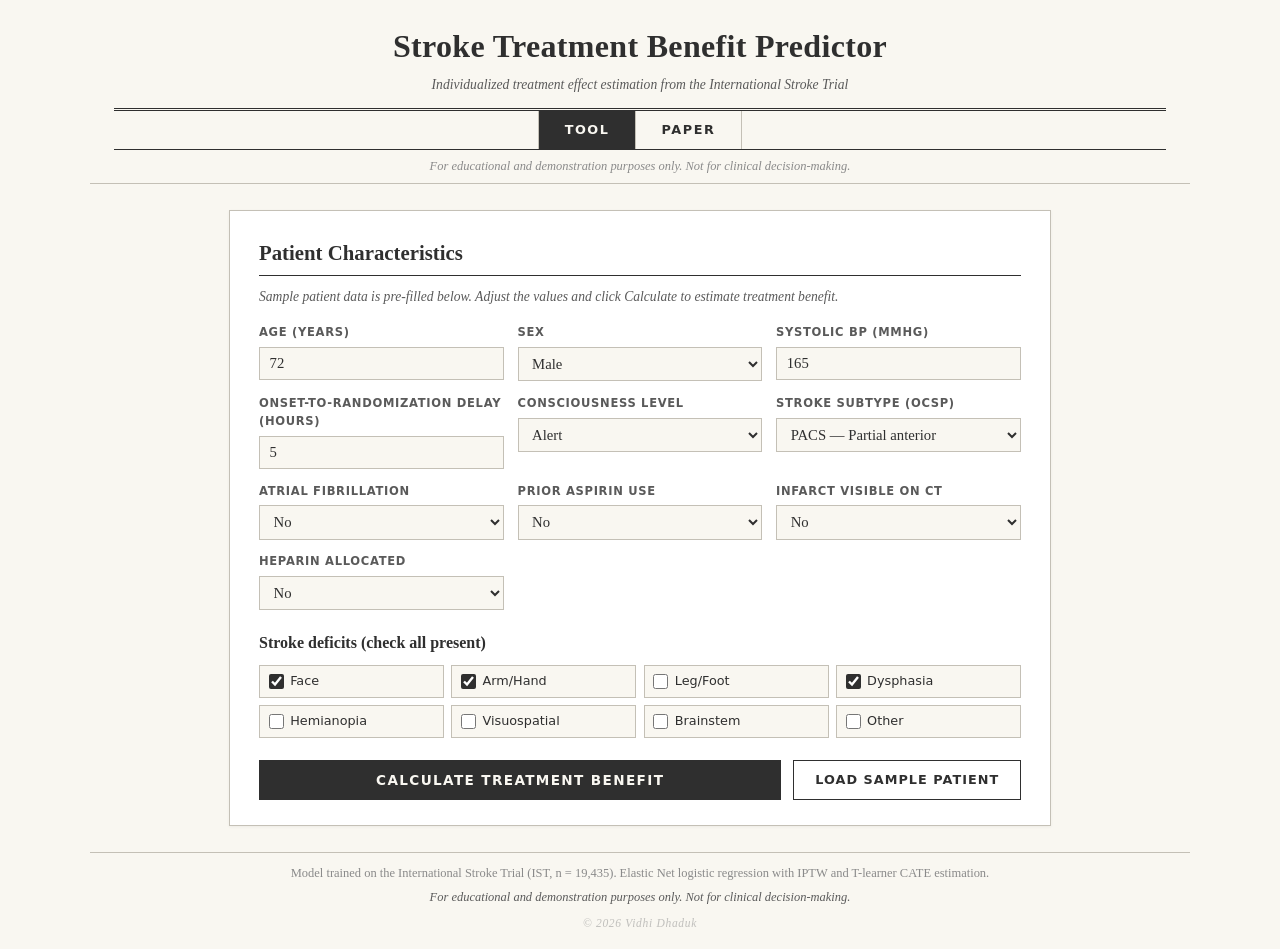
<file: index.html>
<!DOCTYPE html>
<html lang="en">
<head>
    <meta charset="UTF-8">
    <meta name="viewport" content="width=device-width, initial-scale=1.0">
    <meta name="description" content="Interactive tool estimating individualized aspirin treatment benefit for acute ischemic stroke using counterfactual estimation on the International Stroke Trial. Educational project.">
    <title>Stroke Treatment Benefit Predictor</title>
    <link rel="stylesheet" href="style.css">
</head>
<body>

<header class="masthead">
    <a href="index.html" class="masthead__title">Stroke Treatment Benefit Predictor</a>
    <p class="masthead__tagline">Individualized treatment effect estimation from the International Stroke Trial</p>
</header>

<nav class="navbar">
    <ul class="nav-links">
        <li><a href="index.html" class="active">Tool</a></li>
        <li><a href="paper.html">Paper</a></li>
    </ul>
</nav>

<div class="notice-bar">
    For educational and demonstration purposes only. Not for clinical decision-making.
</div>

<div class="tool-container">

    <!-- Patient input card -->
    <div class="tool-card">
        <h2>Patient Characteristics</h2>
        <p class="hint">Sample patient data is pre-filled below. Adjust the values and click Calculate to estimate treatment benefit.</p>

        <div class="form-grid">
            <div class="form-group">
                <label for="age">Age (years)</label>
                <input type="number" id="age" min="18" max="120" value="72">
            </div>
            <div class="form-group">
                <label for="sex">Sex</label>
                <select id="sex">
                    <option value="M" selected>Male</option>
                    <option value="F">Female</option>
                </select>
            </div>
            <div class="form-group">
                <label for="sbp">Systolic BP (mmHg)</label>
                <input type="number" id="sbp" min="60" max="300" value="165">
            </div>
            <div class="form-group">
                <label for="delay">Onset-to-randomization delay (hours)</label>
                <input type="number" id="delay" min="0" max="48" step="0.5" value="5">
            </div>
            <div class="form-group">
                <label for="consc">Consciousness level</label>
                <select id="consc">
                    <option value="F" selected>Alert</option>
                    <option value="D">Drowsy</option>
                    <option value="U">Unconscious</option>
                </select>
            </div>
            <div class="form-group">
                <label for="stype">Stroke subtype (OCSP)</label>
                <select id="stype">
                    <option value="PACS" selected>PACS — Partial anterior</option>
                    <option value="TACS">TACS — Total anterior</option>
                    <option value="LACS">LACS — Lacunar</option>
                    <option value="POCS">POCS — Posterior</option>
                </select>
            </div>
            <div class="form-group">
                <label for="afib">Atrial fibrillation</label>
                <select id="afib">
                    <option value="N" selected>No</option>
                    <option value="Y">Yes</option>
                </select>
            </div>
            <div class="form-group">
                <label for="prior_asp">Prior aspirin use</label>
                <select id="prior_asp">
                    <option value="N" selected>No</option>
                    <option value="Y">Yes</option>
                </select>
            </div>
            <div class="form-group">
                <label for="infarct">Infarct visible on CT</label>
                <select id="infarct">
                    <option value="N" selected>No</option>
                    <option value="Y">Yes</option>
                </select>
            </div>
            <div class="form-group">
                <label for="heparin">Heparin allocated</label>
                <select id="heparin">
                    <option value="N" selected>No</option>
                    <option value="Y">Yes</option>
                </select>
            </div>
        </div>

        <div class="section-label">Stroke deficits (check all present)</div>
        <div class="checkbox-grid">
            <label><input type="checkbox" id="def_face" checked> Face</label>
            <label><input type="checkbox" id="def_arm" checked> Arm/Hand</label>
            <label><input type="checkbox" id="def_leg" > Leg/Foot</label>
            <label><input type="checkbox" id="def_dysph" checked> Dysphasia</label>
            <label><input type="checkbox" id="def_hemian" > Hemianopia</label>
            <label><input type="checkbox" id="def_vspatial" > Visuospatial</label>
            <label><input type="checkbox" id="def_brainstem" > Brainstem</label>
            <label><input type="checkbox" id="def_other" > Other</label>
        </div>

        <div class="btn-row">
            <button class="calc-btn" onclick="calculate()">Calculate Treatment Benefit</button>
            <button class="sample-btn" onclick="loadSample()">Load Sample Patient</button>
        </div>
    </div>

    <!-- Results -->
    <div id="results" style="display:none;">

        <div class="tool-card">
            <h2>Predicted Probabilities</h2>
            <div class="gauge-row">
                <div class="gauge-block">
                    <svg viewBox="0 0 200 118" class="gauge">
                        <path d="M 20 105 A 80 80 0 0 1 180 105" fill="none" stroke="#e4e0d5" stroke-width="20"/>
                        <path id="gauge-arc-control" d="M 20 105 A 80 80 0 0 1 180 105" fill="none" stroke="#8a8a8a" stroke-width="20" stroke-dasharray="0 251.4"/>
                        <text x="100" y="98" text-anchor="middle" class="gauge-pct" id="gauge-pct-control">&mdash;</text>
                    </svg>
                    <div class="gauge-name">No Aspirin</div>
                    <div class="gauge-sub">Favorable Outcome</div>
                    <div class="gauge-badge">OCCODE 3&ndash;4 at 6 months</div>
                </div>
                <div class="gauge-block">
                    <svg viewBox="0 0 200 118" class="gauge">
                        <path d="M 20 105 A 80 80 0 0 1 180 105" fill="none" stroke="#e4e0d5" stroke-width="20"/>
                        <path id="gauge-arc-treated" d="M 20 105 A 80 80 0 0 1 180 105" fill="none" stroke="#2f7d32" stroke-width="20" stroke-dasharray="0 251.4"/>
                        <text x="100" y="98" text-anchor="middle" class="gauge-pct" id="gauge-pct-treated">&mdash;</text>
                    </svg>
                    <div class="gauge-name">With Aspirin</div>
                    <div class="gauge-sub">Favorable Outcome</div>
                    <div class="gauge-badge">OCCODE 3&ndash;4 at 6 months</div>
                </div>
            </div>
        </div>

        <div class="tool-card">
            <h2>Predicted Outcome Score (1&ndash;20)</h2>
            <p class="score-caption">Each arm&rsquo;s predicted favorable-outcome likelihood, rescaled to a 1&ndash;20 point score. This is a per-arm outcome score &mdash; not the treatment benefit. The benefit is the <em>difference</em> between the two arms, shown below.</p>
            <div class="score-row">
                <div class="score-card" id="card-control">
                    <div class="score-name">No Aspirin</div>
                    <div class="score-num" id="score-control-val">&mdash;</div>
                </div>
                <div class="score-card" id="card-treated">
                    <div class="score-name">With Aspirin</div>
                    <div class="score-num" id="score-treated-val">&mdash;</div>
                </div>
            </div>
            <div class="advantage-banner" id="advantage-banner"></div>
        </div>

        <div class="tool-card">
            <h2>Treatment Effect Analysis (CATE)</h2>
            <div class="cate-container">
                <div class="cate-track">
                    <div class="cate-zone zone-control"></div>
                    <div class="cate-zone zone-neutral"></div>
                    <div class="cate-zone zone-treat"></div>
                    <div class="cate-thresh" style="left:25%"></div>
                    <div class="cate-thresh" style="left:75%"></div>
                    <div class="cate-marker" id="cate-marker" style="left:50%"></div>
                </div>
                <div class="cate-axis">
                    <span>&minus;10%</span><span>&minus;5%</span><span>0</span><span>+5%</span><span>+10%</span>
                </div>
                <div class="cate-zone-labels">
                    <span class="zl-control">No-aspirin preferred zone</span>
                    <span class="zl-treat">Aspirin recommended zone</span>
                </div>
            </div>
            <div class="metric-row">
                <span class="metric-label">Individualized treatment effect (CATE)</span>
                <span class="metric-value" id="cate-val"></span>
            </div>
            <div class="metric-row">
                <span class="metric-label">Absolute probability difference</span>
                <span class="metric-value" id="diff-val"></span>
            </div>
            <div class="metric-row">
                <span class="metric-label">Treatment Benefit Score (CATE-based, 1&ndash;20)</span>
                <span class="metric-value" id="score-val"></span>
            </div>
        </div>

        <div class="tool-card">
            <h2>Why This Recommendation?</h2>
            <p class="explain-note">Because this is a logistic-regression model, every prediction decomposes <em>exactly</em> into additive contributions &mdash; there is no black box. The charts below show precisely which patient characteristics drive the treatment decision and the predicted outcome.</p>

            <h3 class="explain-subhead">What tips the aspirin decision for this patient?</h3>
            <p class="explain-desc">Each bar is one term in the treatment effect. Green bars push <em>toward</em> aspirin, red bars push <em>away</em>. They sum to the net effect, which becomes the probability difference (CATE) above.</p>
            <div id="treat-drivers"></div>
            <div class="explain-net" id="treat-net"></div>
            <p class="explain-plain" id="treat-plain"></p>

            <h3 class="explain-subhead">What drives the predicted outcome?</h3>
            <p class="explain-desc">The strongest factors raising (green) or lowering (red) the chance of a favorable 6-month outcome, before any treatment effect. These set the baseline probabilities shown in the gauges.</p>
            <div id="outcome-drivers"></div>

            <p class="explain-note explain-foot">Bars show additive log-odds contributions (the native scale of logistic regression); the net treatment effect is also expressed as a probability difference. Aspirin&rsquo;s effect in the International Stroke Trial is modest, so for most patients the individualized effect falls within the &plusmn;5% &ldquo;no clear benefit&rdquo; zone &mdash; the honest result is usually <em>no strong recommendation either way</em>.</p>
        </div>

        <div class="tool-card" id="rec-card">
            <div class="recommendation">
                <h3>Clinical Recommendation</h3>
                <p id="rec-text"></p>
                <p class="rec-detail" id="rec-detail"></p>
            </div>
        </div>

    </div>

</div>

<div class="site-footer">
    <p>Model trained on the International Stroke Trial (IST, n = 19,435). Elastic Net logistic regression with IPTW and T-learner CATE estimation.</p>
    <p class="disclaimer">For educational and demonstration purposes only. Not for clinical decision-making.</p>
    <p class="copyright">&copy; 2026 Vidhi Dhaduk</p>
</div>

<script src="app.js"></script>
</body>
</html>
</file>
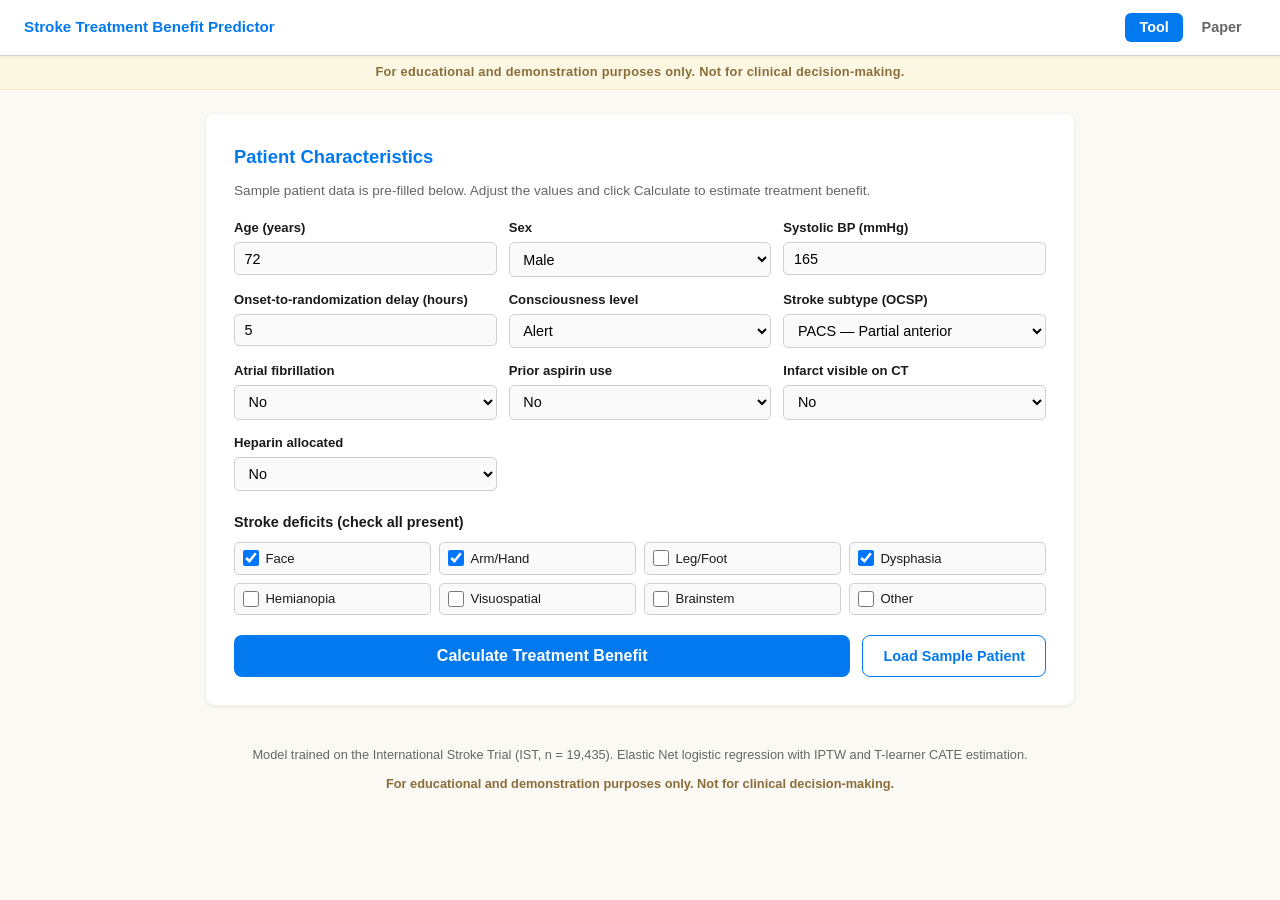
<file: docs/index.html>
<!DOCTYPE html>
<html lang="en">
<head>
    <meta charset="UTF-8">
    <meta name="viewport" content="width=device-width, initial-scale=1.0">
    <title>Stroke Treatment Benefit Predictor</title>
    <link rel="stylesheet" href="style.css">
</head>
<body>

<nav class="navbar">
    <a href="index.html" class="nav-brand">Stroke Treatment Benefit Predictor</a>
    <ul class="nav-links">
        <li><a href="index.html" class="active">Tool</a></li>
        <li><a href="paper.html">Paper</a></li>
    </ul>
</nav>

<div class="notice-bar">
    For educational and demonstration purposes only. Not for clinical decision-making.
</div>

<div class="tool-container">

    <!-- Patient input card -->
    <div class="tool-card">
        <h2>Patient Characteristics</h2>
        <p class="hint">Sample patient data is pre-filled below. Adjust the values and click Calculate to estimate treatment benefit.</p>

        <div class="form-grid">
            <div class="form-group">
                <label for="age">Age (years)</label>
                <input type="number" id="age" min="18" max="120" value="72">
            </div>
            <div class="form-group">
                <label for="sex">Sex</label>
                <select id="sex">
                    <option value="M" selected>Male</option>
                    <option value="F">Female</option>
                </select>
            </div>
            <div class="form-group">
                <label for="sbp">Systolic BP (mmHg)</label>
                <input type="number" id="sbp" min="60" max="300" value="165">
            </div>
            <div class="form-group">
                <label for="delay">Onset-to-randomization delay (hours)</label>
                <input type="number" id="delay" min="0" max="48" step="0.5" value="5">
            </div>
            <div class="form-group">
                <label for="consc">Consciousness level</label>
                <select id="consc">
                    <option value="F" selected>Alert</option>
                    <option value="D">Drowsy</option>
                    <option value="U">Unconscious</option>
                </select>
            </div>
            <div class="form-group">
                <label for="stype">Stroke subtype (OCSP)</label>
                <select id="stype">
                    <option value="PACS" selected>PACS — Partial anterior</option>
                    <option value="TACS">TACS — Total anterior</option>
                    <option value="LACS">LACS — Lacunar</option>
                    <option value="POCS">POCS — Posterior</option>
                </select>
            </div>
            <div class="form-group">
                <label for="afib">Atrial fibrillation</label>
                <select id="afib">
                    <option value="N" selected>No</option>
                    <option value="Y">Yes</option>
                </select>
            </div>
            <div class="form-group">
                <label for="prior_asp">Prior aspirin use</label>
                <select id="prior_asp">
                    <option value="N" selected>No</option>
                    <option value="Y">Yes</option>
                </select>
            </div>
            <div class="form-group">
                <label for="infarct">Infarct visible on CT</label>
                <select id="infarct">
                    <option value="N" selected>No</option>
                    <option value="Y">Yes</option>
                </select>
            </div>
            <div class="form-group">
                <label for="heparin">Heparin allocated</label>
                <select id="heparin">
                    <option value="N" selected>No</option>
                    <option value="Y">Yes</option>
                </select>
            </div>
        </div>

        <div class="section-label">Stroke deficits (check all present)</div>
        <div class="checkbox-grid">
            <label><input type="checkbox" id="def_face" checked> Face</label>
            <label><input type="checkbox" id="def_arm" checked> Arm/Hand</label>
            <label><input type="checkbox" id="def_leg" > Leg/Foot</label>
            <label><input type="checkbox" id="def_dysph" checked> Dysphasia</label>
            <label><input type="checkbox" id="def_hemian" > Hemianopia</label>
            <label><input type="checkbox" id="def_vspatial" > Visuospatial</label>
            <label><input type="checkbox" id="def_brainstem" > Brainstem</label>
            <label><input type="checkbox" id="def_other" > Other</label>
        </div>

        <div class="btn-row">
            <button class="calc-btn" onclick="calculate()">Calculate Treatment Benefit</button>
            <button class="sample-btn" onclick="loadSample()">Load Sample Patient</button>
        </div>
    </div>

    <!-- Results -->
    <div id="results" style="display:none;">

        <div class="tool-card">
            <h2>Predicted Outcome Probabilities</h2>
            <div class="prob-bars">
                <div class="prob-row">
                    <div class="prob-label">Favorable outcome — No aspirin</div>
                    <div class="prob-bar-container">
                        <div class="prob-bar control" id="bar-control"></div>
                        <div class="prob-value" id="val-control"></div>
                    </div>
                </div>
                <div class="prob-row">
                    <div class="prob-label">Favorable outcome — With aspirin</div>
                    <div class="prob-bar-container">
                        <div class="prob-bar treated" id="bar-treated"></div>
                        <div class="prob-value" id="val-treated"></div>
                    </div>
                </div>
            </div>
        </div>

        <div class="tool-card">
            <h2>Treatment Benefit Estimate</h2>
            <div class="metric-row">
                <span class="metric-label">Individualized treatment effect (CATE)</span>
                <span class="metric-value" id="cate-val"></span>
            </div>
            <div class="metric-row">
                <span class="metric-label">Absolute probability difference</span>
                <span class="metric-value" id="diff-val"></span>
            </div>
            <div class="metric-row">
                <span class="metric-label">Treatment Benefit Score (1–20)</span>
                <span class="metric-value" id="score-val"></span>
            </div>
        </div>

        <div class="tool-card" id="rec-card">
            <div class="recommendation">
                <h3>Clinical Recommendation</h3>
                <p id="rec-text"></p>
                <p class="rec-detail" id="rec-detail"></p>
            </div>
        </div>

    </div>

</div>

<div class="site-footer">
    <p>Model trained on the International Stroke Trial (IST, n = 19,435). Elastic Net logistic regression with IPTW and T-learner CATE estimation.</p>
    <p class="disclaimer">For educational and demonstration purposes only. Not for clinical decision-making.</p>
</div>

<script src="app.js"></script>
</body>
</html>
</file>
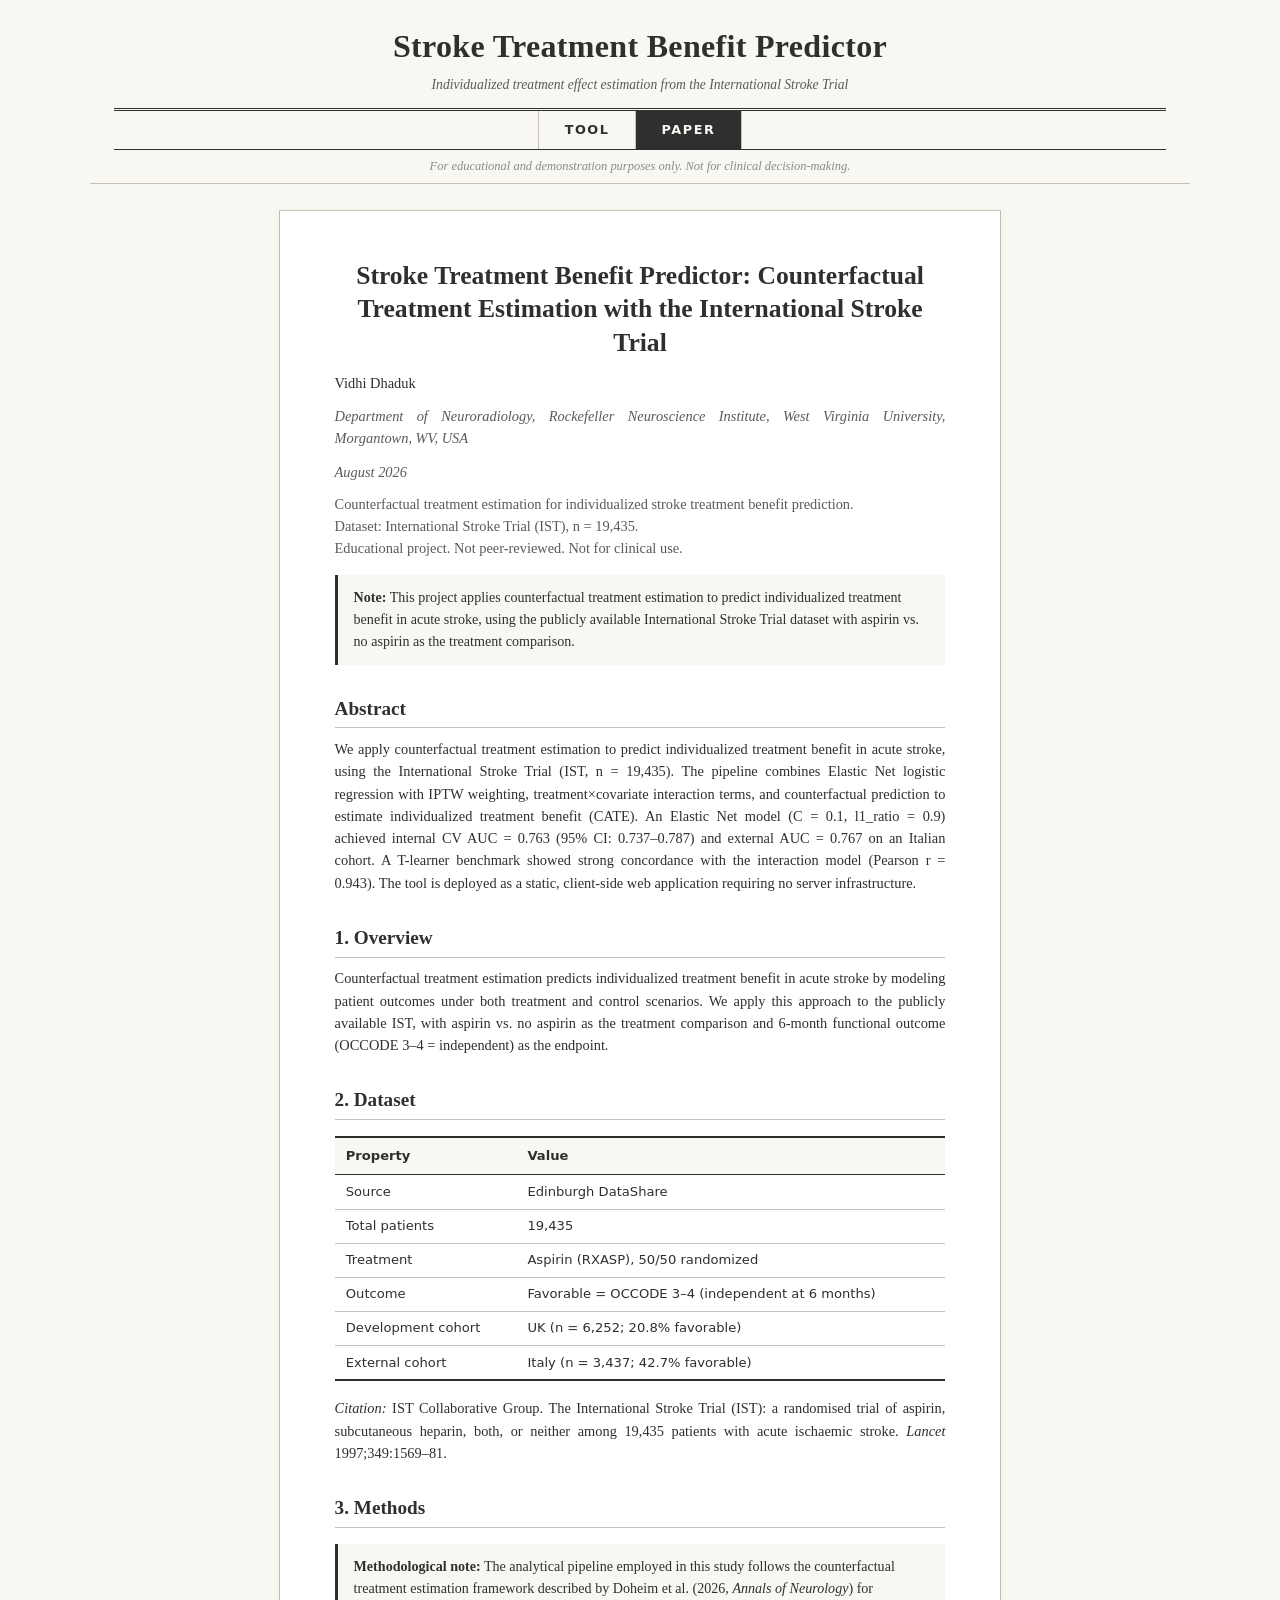
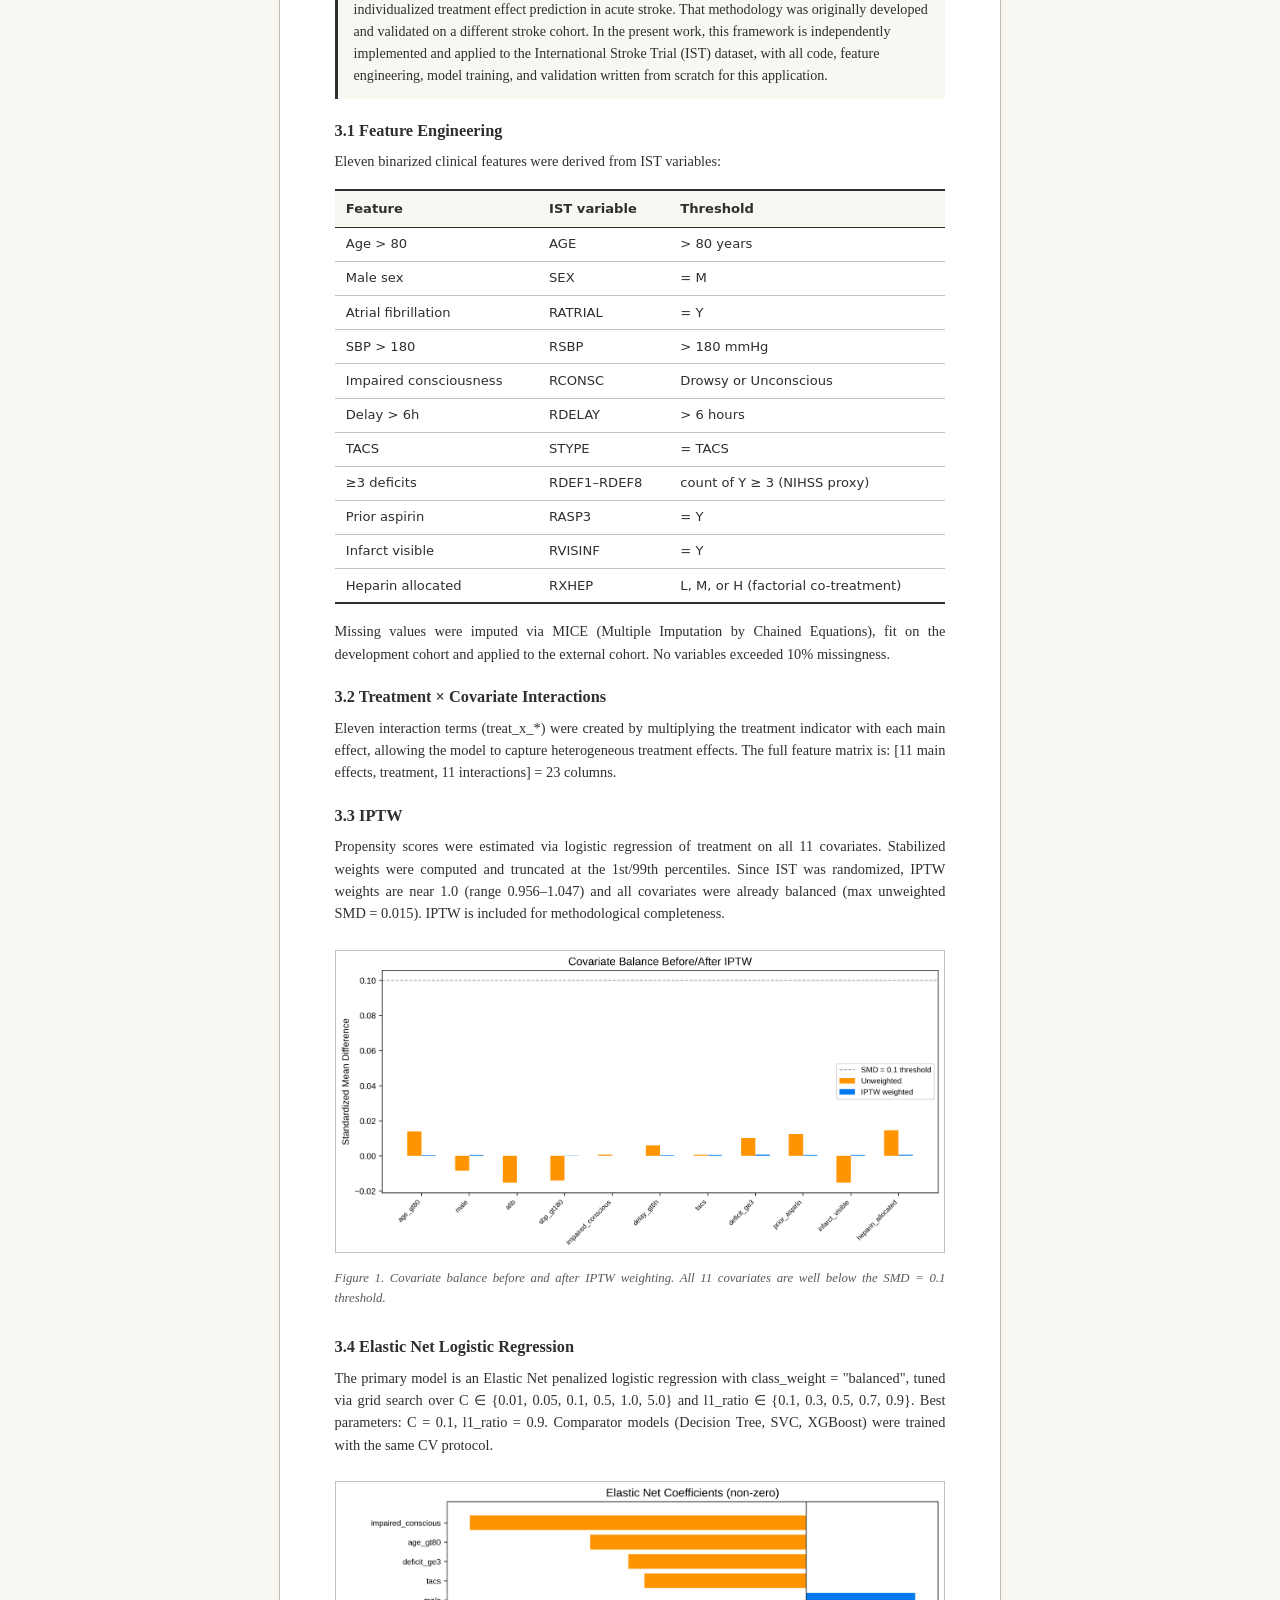
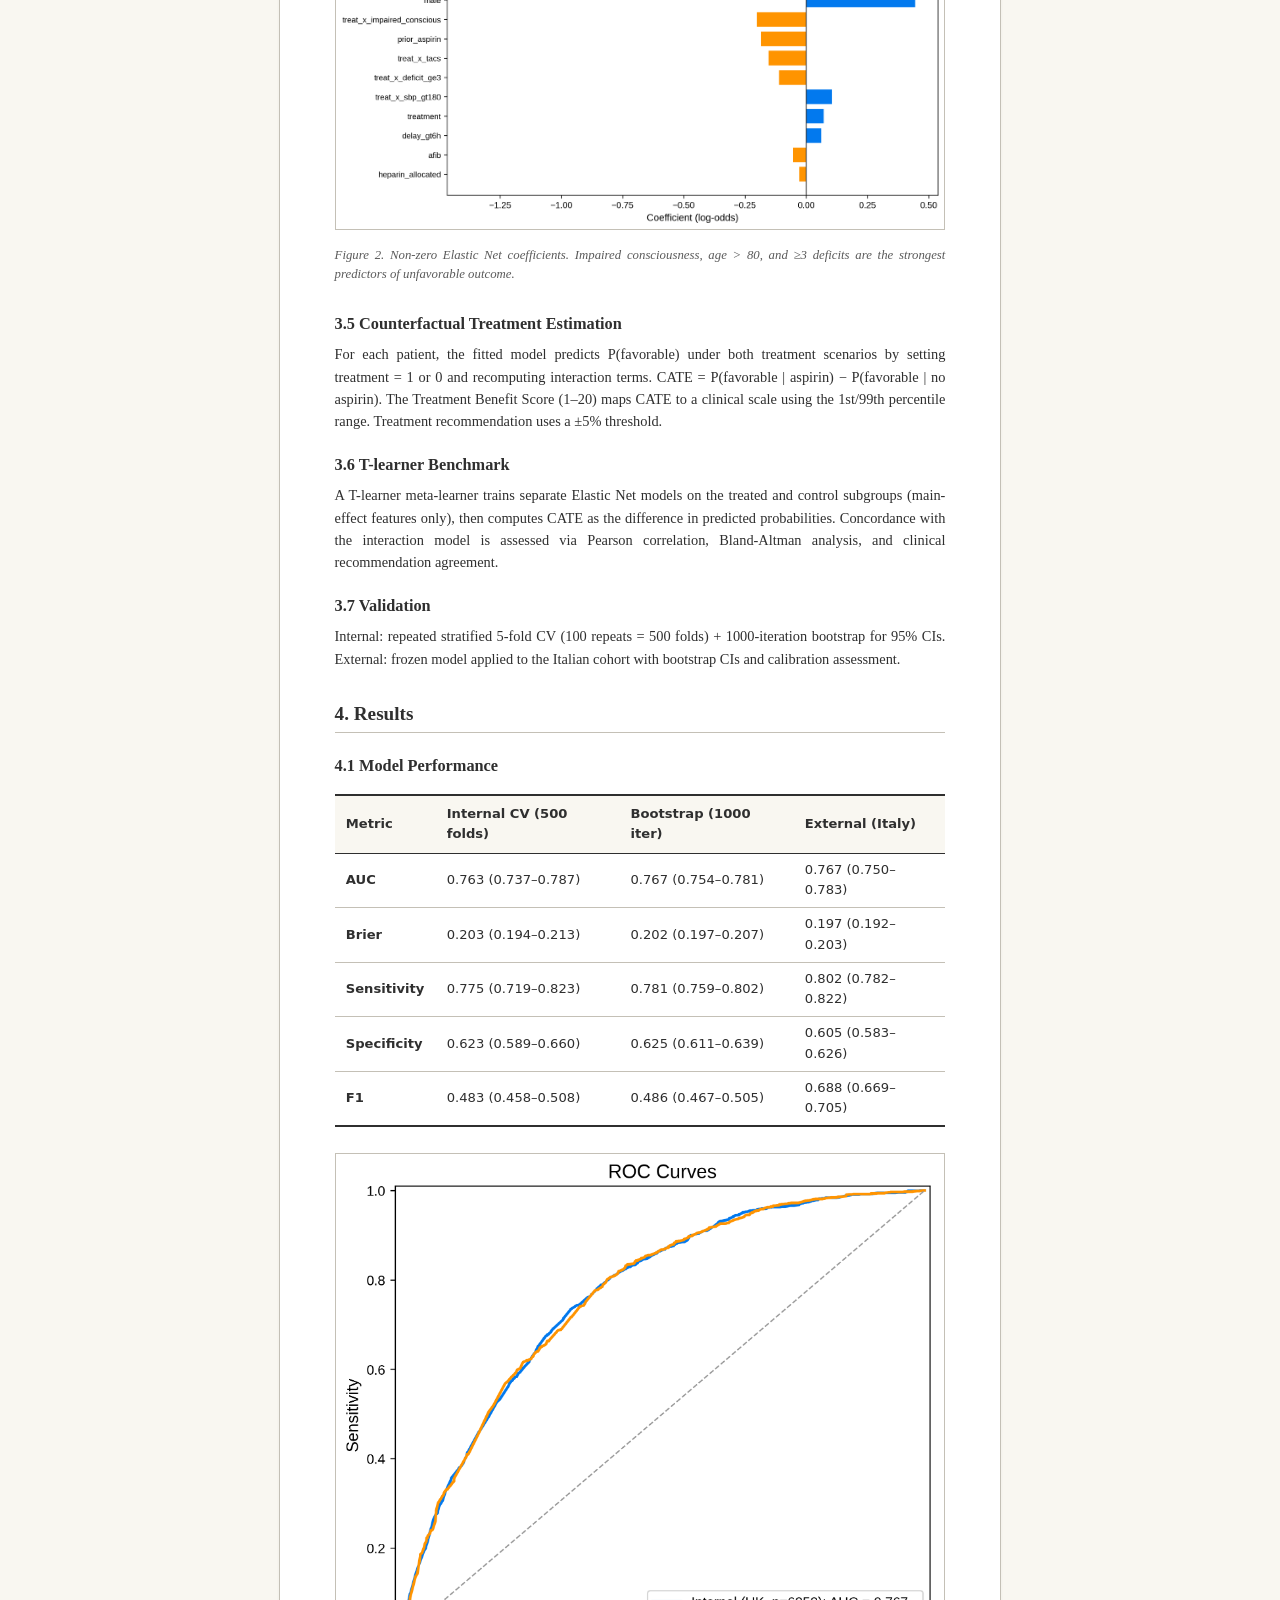
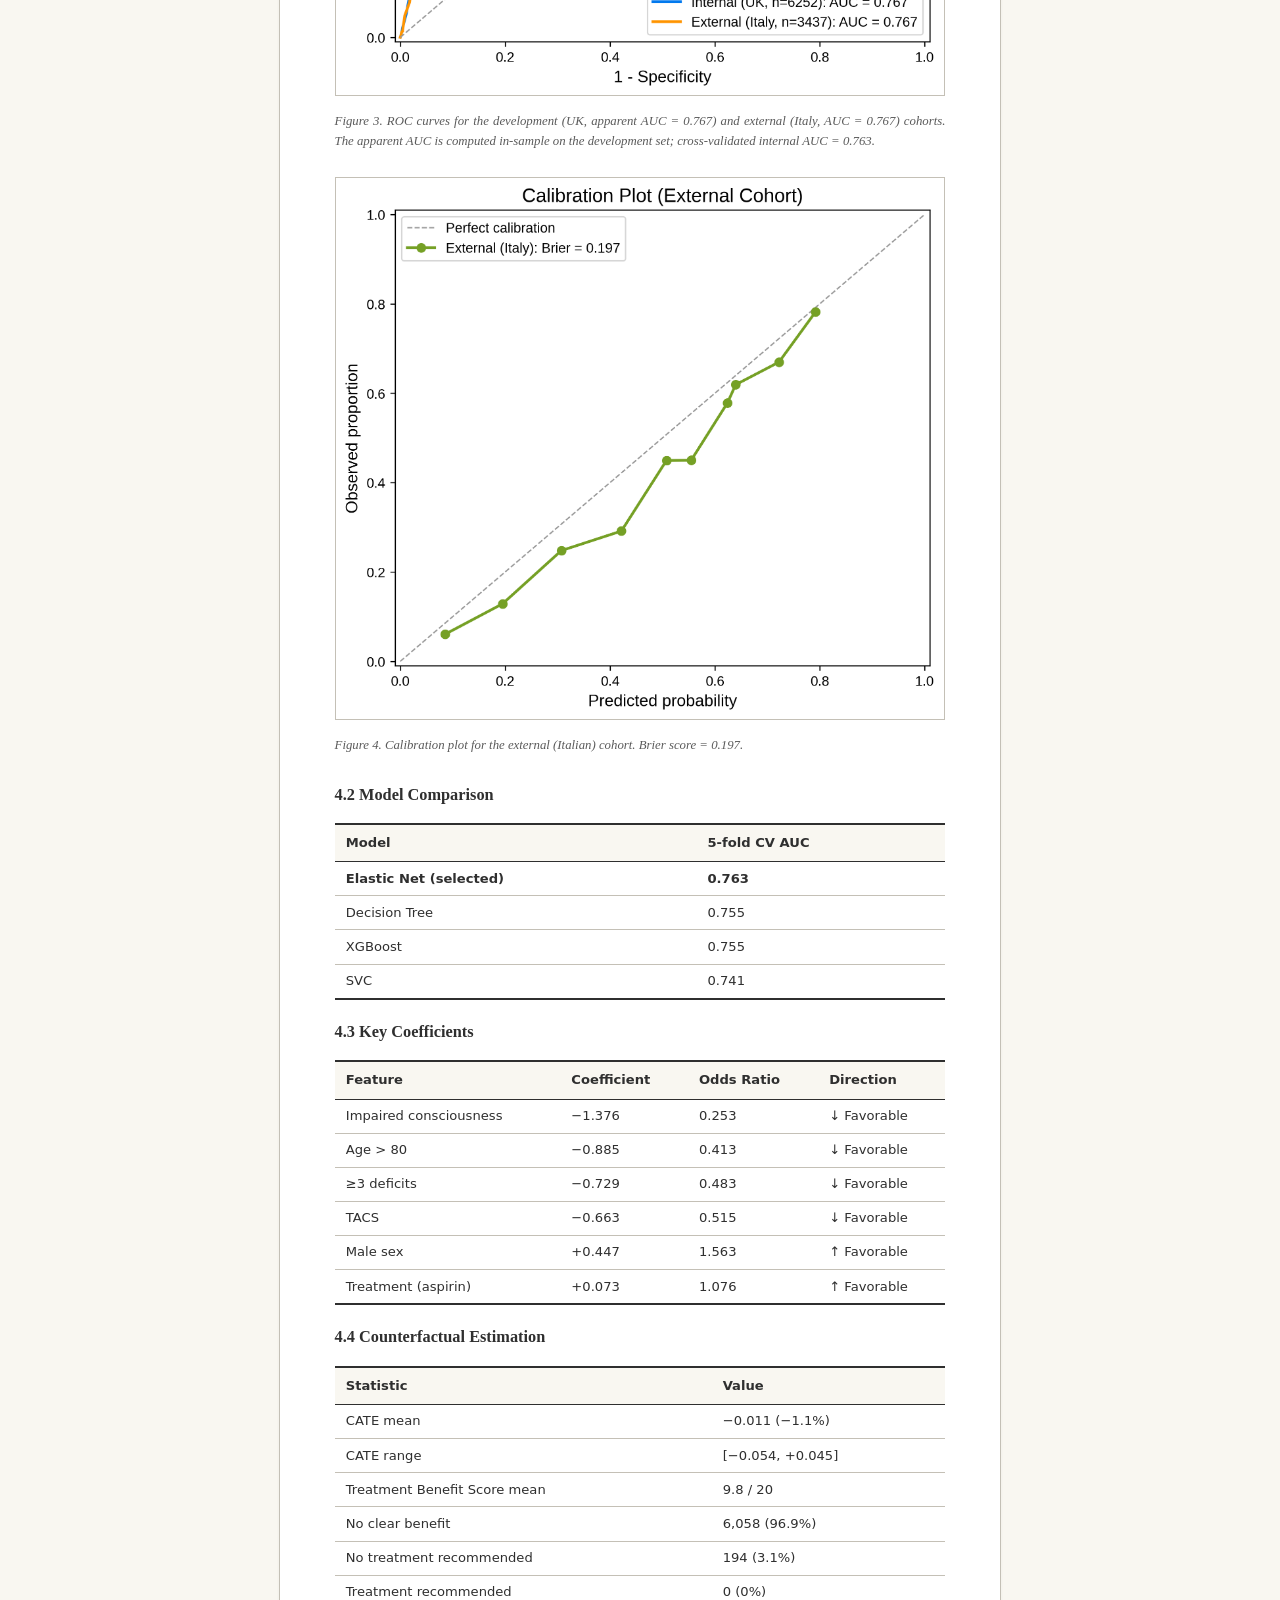
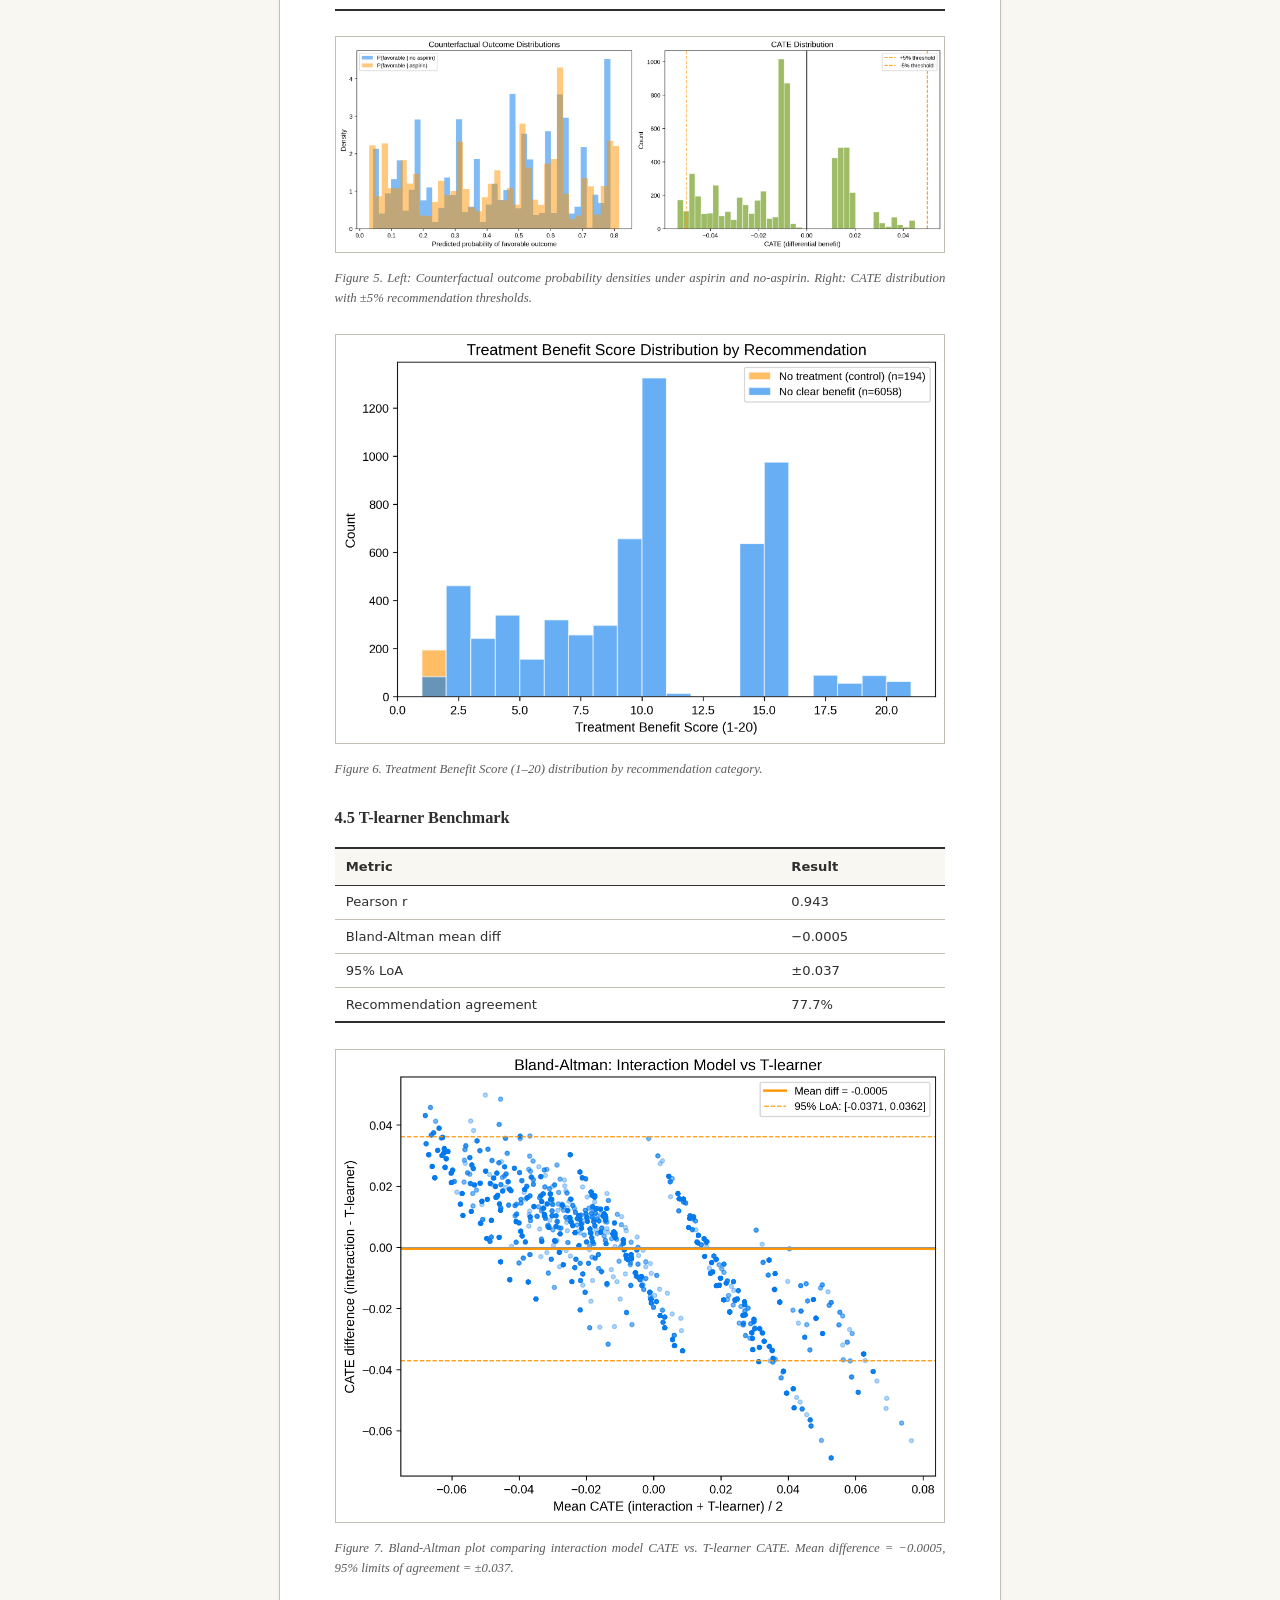
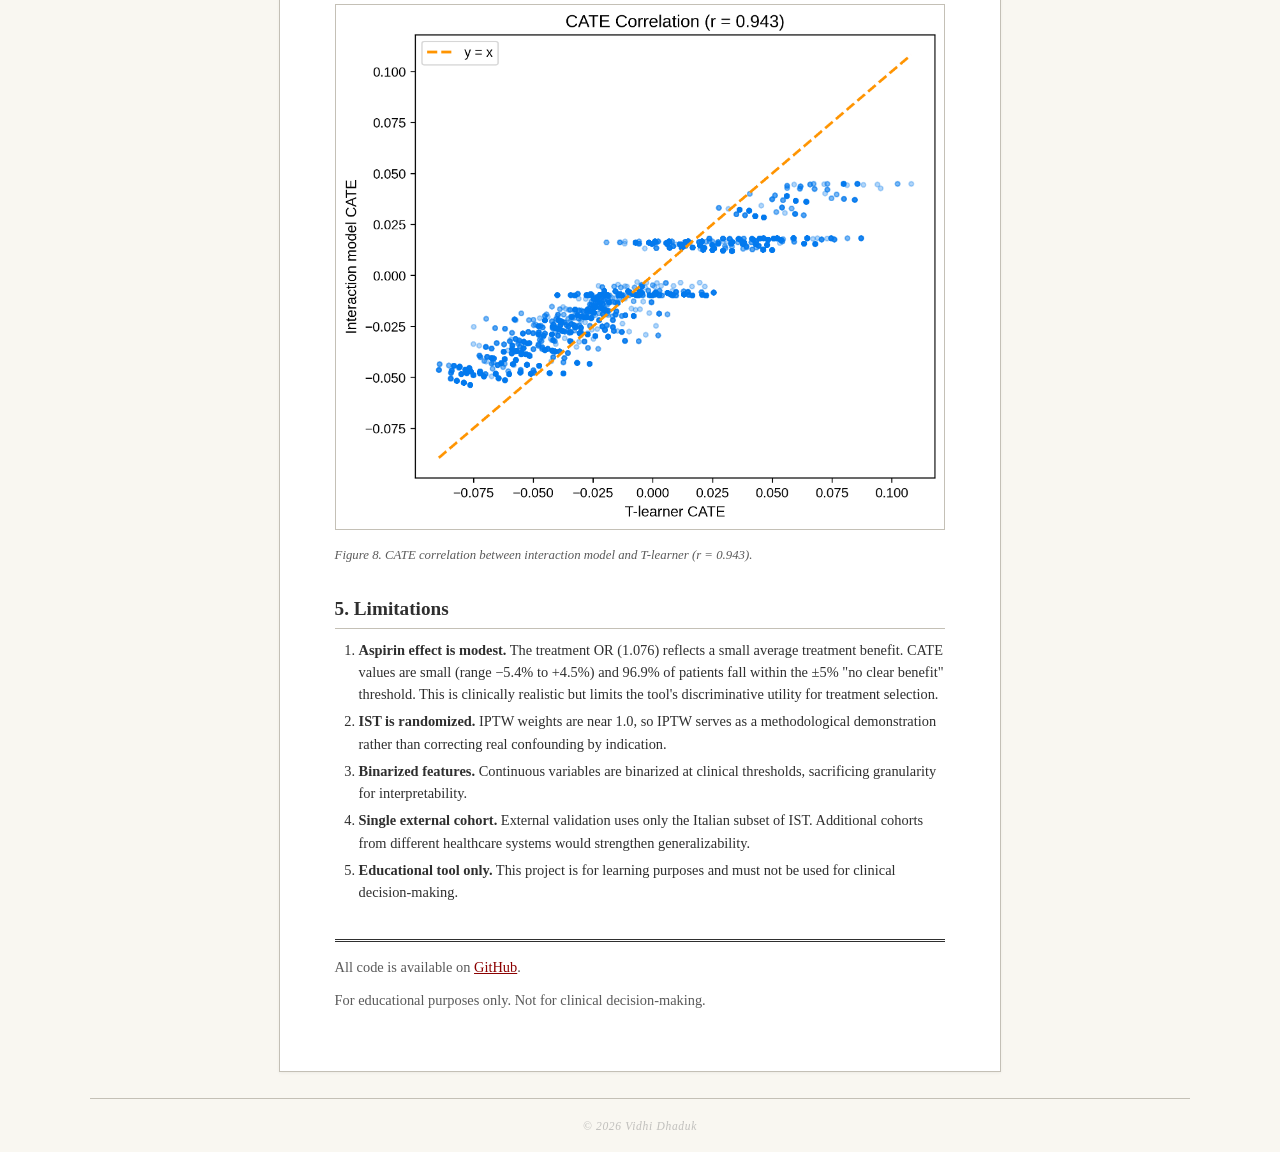
<file: paper.html>
<!DOCTYPE html>
<html lang="en">
<head>
    <meta charset="UTF-8">
    <meta name="viewport" content="width=device-width, initial-scale=1.0">
    <meta name="description" content="Technical paper: counterfactual treatment estimation with Elastic Net logistic regression, IPTW, and T-learner CATE on the International Stroke Trial (n=19,435). Educational project by Vidhi Dhaduk.">
    <title>Stroke Treatment Benefit Predictor — Paper</title>
    <link rel="stylesheet" href="style.css">
</head>
<body>

<!-- Masthead -->
<header class="masthead">
    <a href="index.html" class="masthead__title">Stroke Treatment Benefit Predictor</a>
    <p class="masthead__tagline">Individualized treatment effect estimation from the International Stroke Trial</p>
</header>

<!-- Navigation -->
<nav class="navbar">
    <ul class="nav-links">
        <li><a href="index.html">Tool</a></li>
        <li><a href="paper.html" class="active">Paper</a></li>
    </ul>
</nav>

<!-- Educational notice -->
<div class="notice-bar">For educational and demonstration purposes only. Not for clinical decision-making.</div>

<!-- Paper -->
<div class="paper-container">
<article class="paper">

    <h1 class="paper-title">Stroke Treatment Benefit Predictor: Counterfactual Treatment Estimation with the International Stroke Trial</h1>
    <p class="paper-authors">Vidhi Dhaduk</p>
    <p class="paper-affil">Department of Neuroradiology, Rockefeller Neuroscience Institute, West Virginia University, Morgantown, WV, USA</p>
    <p class="paper-date">August 2026</p>
    <p class="paper-meta">
        Counterfactual treatment estimation for individualized stroke treatment benefit prediction.<br>
        Dataset: International Stroke Trial (IST), n = 19,435.<br>
        Educational project. Not peer-reviewed. Not for clinical use.
    </p>

    <div class="paper-callout">
        <strong>Note:</strong> This project applies counterfactual treatment estimation to predict
        individualized treatment benefit in acute stroke, using the publicly available International
        Stroke Trial dataset with aspirin vs. no aspirin as the treatment comparison.
    </div>

    <!-- Abstract -->
    <h2>Abstract</h2>
    <p>
        We apply counterfactual treatment estimation to predict individualized treatment benefit in acute
        stroke, using the International Stroke Trial (IST, n = 19,435). The pipeline combines Elastic Net
        logistic regression with IPTW weighting, treatment&times;covariate interaction terms, and
        counterfactual prediction to estimate individualized treatment benefit (CATE). An Elastic Net model
        (C = 0.1, l1_ratio = 0.9) achieved internal CV AUC = 0.763 (95% CI: 0.737&ndash;0.787) and external
        AUC = 0.767 on an Italian cohort. A T-learner benchmark showed strong concordance with the
        interaction model (Pearson r = 0.943). The tool is deployed as a static, client-side web application
        requiring no server infrastructure.
    </p>

    <!-- 1. Overview -->
    <h2>1. Overview</h2>
    <p>
        Counterfactual treatment estimation predicts individualized treatment benefit in acute stroke
        by modeling patient outcomes under both treatment and control scenarios. We apply this approach
        to the publicly available IST, with aspirin vs. no aspirin as the treatment comparison and
        6-month functional outcome (OCCODE 3&ndash;4 = independent) as the endpoint.
    </p>

    <!-- 2. Dataset -->
    <h2>2. Dataset</h2>
    <table class="paper-table">
        <tr><th>Property</th><th>Value</th></tr>
        <tr><td>Source</td><td>Edinburgh DataShare</td></tr>
        <tr><td>Total patients</td><td>19,435</td></tr>
        <tr><td>Treatment</td><td>Aspirin (RXASP), 50/50 randomized</td></tr>
        <tr><td>Outcome</td><td>Favorable = OCCODE 3&ndash;4 (independent at 6 months)</td></tr>
        <tr><td>Development cohort</td><td>UK (n = 6,252; 20.8% favorable)</td></tr>
        <tr><td>External cohort</td><td>Italy (n = 3,437; 42.7% favorable)</td></tr>
    </table>
    <p>
        <em>Citation:</em> IST Collaborative Group. The International Stroke Trial (IST): a randomised trial
        of aspirin, subcutaneous heparin, both, or neither among 19,435 patients with acute ischaemic stroke.
        <em>Lancet</em> 1997;349:1569&ndash;81.
    </p>

    <!-- 3. Methods -->
    <h2>3. Methods</h2>

    <div class="paper-callout">
        <strong>Methodological note:</strong> The analytical pipeline employed in this study follows the
        counterfactual treatment estimation framework described by Doheim et al. (2026,
        <em>Annals of Neurology</em>) for individualized treatment effect prediction in acute stroke.
        That methodology was originally developed and validated on a different stroke cohort. In the
        present work, this framework is independently implemented and applied to the International Stroke
        Trial (IST) dataset, with all code, feature engineering, model training, and validation written
        from scratch for this application.
    </div>

    <h3>3.1 Feature Engineering</h3>
    <p>
        Eleven binarized clinical features were derived from IST variables:
    </p>
    <table class="paper-table">
        <tr><th>Feature</th><th>IST variable</th><th>Threshold</th></tr>
        <tr><td>Age &gt; 80</td><td>AGE</td><td>&gt; 80 years</td></tr>
        <tr><td>Male sex</td><td>SEX</td><td>= M</td></tr>
        <tr><td>Atrial fibrillation</td><td>RATRIAL</td><td>= Y</td></tr>
        <tr><td>SBP &gt; 180</td><td>RSBP</td><td>&gt; 180 mmHg</td></tr>
        <tr><td>Impaired consciousness</td><td>RCONSC</td><td>Drowsy or Unconscious</td></tr>
        <tr><td>Delay &gt; 6h</td><td>RDELAY</td><td>&gt; 6 hours</td></tr>
        <tr><td>TACS</td><td>STYPE</td><td>= TACS</td></tr>
        <tr><td>&ge;3 deficits</td><td>RDEF1&ndash;RDEF8</td><td>count of Y &ge; 3 (NIHSS proxy)</td></tr>
        <tr><td>Prior aspirin</td><td>RASP3</td><td>= Y</td></tr>
        <tr><td>Infarct visible</td><td>RVISINF</td><td>= Y</td></tr>
        <tr><td>Heparin allocated</td><td>RXHEP</td><td>L, M, or H (factorial co-treatment)</td></tr>
    </table>
    <p>
        Missing values were imputed via MICE (Multiple Imputation by Chained Equations), fit on the
        development cohort and applied to the external cohort. No variables exceeded 10% missingness.
    </p>

    <h3>3.2 Treatment &times; Covariate Interactions</h3>
    <p>
        Eleven interaction terms (treat_x_*) were created by multiplying the treatment indicator
        with each main effect, allowing the model to capture heterogeneous treatment effects. The full
        feature matrix is: [11 main effects, treatment, 11 interactions] = 23 columns.
    </p>

    <h3>3.3 IPTW</h3>
    <p>
        Propensity scores were estimated via logistic regression of treatment on all 11 covariates.
        Stabilized weights were computed and truncated at the 1st/99th percentiles. Since IST was
        randomized, IPTW weights are near 1.0 (range 0.956&ndash;1.047) and all covariates were already
        balanced (max unweighted SMD = 0.015). IPTW is included for methodological completeness.
    </p>

    <figure class="paper-figure">
        <img src="figures/fig8_iptw_balance.png" alt="IPTW covariate balance">
        <figcaption>Figure 1. Covariate balance before and after IPTW weighting. All 11 covariates
        are well below the SMD = 0.1 threshold.</figcaption>
    </figure>

    <h3>3.4 Elastic Net Logistic Regression</h3>
    <p>
        The primary model is an Elastic Net penalized logistic regression with class_weight = "balanced",
        tuned via grid search over C &isin; {0.01, 0.05, 0.1, 0.5, 1.0, 5.0} and l1_ratio &isin;
        {0.1, 0.3, 0.5, 0.7, 0.9}. Best parameters: C = 0.1, l1_ratio = 0.9. Comparator models
        (Decision Tree, SVC, XGBoost) were trained with the same CV protocol.
    </p>

    <figure class="paper-figure">
        <img src="figures/fig6_coefficients.png" alt="Elastic Net coefficients">
        <figcaption>Figure 2. Non-zero Elastic Net coefficients. Impaired consciousness, age &gt; 80,
        and &ge;3 deficits are the strongest predictors of unfavorable outcome.</figcaption>
    </figure>

    <h3>3.5 Counterfactual Treatment Estimation</h3>
    <p>
        For each patient, the fitted model predicts P(favorable) under both treatment scenarios by
        setting treatment = 1 or 0 and recomputing interaction terms. CATE = P(favorable | aspirin)
        &minus; P(favorable | no aspirin). The Treatment Benefit Score (1&ndash;20) maps CATE to a clinical
        scale using the 1st/99th percentile range. Treatment recommendation uses a &plusmn;5% threshold.
    </p>

    <h3>3.6 T-learner Benchmark</h3>
    <p>
        A T-learner meta-learner trains separate Elastic Net models on the treated and control subgroups
        (main-effect features only), then computes CATE as the difference in predicted probabilities.
        Concordance with the interaction model is assessed via Pearson correlation, Bland-Altman analysis,
        and clinical recommendation agreement.
    </p>

    <h3>3.7 Validation</h3>
    <p>
        Internal: repeated stratified 5-fold CV (100 repeats = 500 folds) + 1000-iteration bootstrap
        for 95% CIs. External: frozen model applied to the Italian cohort with bootstrap CIs and
        calibration assessment.
    </p>

    <!-- 4. Results -->
    <h2>4. Results</h2>

    <h3>4.1 Model Performance</h3>
    <table class="paper-table">
        <tr><th>Metric</th><th>Internal CV (500 folds)</th><th>Bootstrap (1000 iter)</th><th>External (Italy)</th></tr>
        <tr><td><strong>AUC</strong></td><td>0.763 (0.737&ndash;0.787)</td><td>0.767 (0.754&ndash;0.781)</td><td>0.767 (0.750&ndash;0.783)</td></tr>
        <tr><td><strong>Brier</strong></td><td>0.203 (0.194&ndash;0.213)</td><td>0.202 (0.197&ndash;0.207)</td><td>0.197 (0.192&ndash;0.203)</td></tr>
        <tr><td><strong>Sensitivity</strong></td><td>0.775 (0.719&ndash;0.823)</td><td>0.781 (0.759&ndash;0.802)</td><td>0.802 (0.782&ndash;0.822)</td></tr>
        <tr><td><strong>Specificity</strong></td><td>0.623 (0.589&ndash;0.660)</td><td>0.625 (0.611&ndash;0.639)</td><td>0.605 (0.583&ndash;0.626)</td></tr>
        <tr><td><strong>F1</strong></td><td>0.483 (0.458&ndash;0.508)</td><td>0.486 (0.467&ndash;0.505)</td><td>0.688 (0.669&ndash;0.705)</td></tr>
    </table>

    <figure class="paper-figure">
        <img src="figures/fig1_roc_curves.png" alt="ROC curves">
        <figcaption>Figure 3. ROC curves for the development (UK, apparent AUC = 0.767) and external
        (Italy, AUC = 0.767) cohorts. The apparent AUC is computed in-sample on the development set;
        cross-validated internal AUC = 0.763.</figcaption>
    </figure>

    <figure class="paper-figure">
        <img src="figures/fig2_calibration.png" alt="Calibration plot">
        <figcaption>Figure 4. Calibration plot for the external (Italian) cohort. Brier score = 0.197.</figcaption>
    </figure>

    <h3>4.2 Model Comparison</h3>
    <table class="paper-table">
        <tr><th>Model</th><th>5-fold CV AUC</th></tr>
        <tr><td><strong>Elastic Net (selected)</strong></td><td><strong>0.763</strong></td></tr>
        <tr><td>Decision Tree</td><td>0.755</td></tr>
        <tr><td>XGBoost</td><td>0.755</td></tr>
        <tr><td>SVC</td><td>0.741</td></tr>
    </table>

    <h3>4.3 Key Coefficients</h3>
    <table class="paper-table">
        <tr><th>Feature</th><th>Coefficient</th><th>Odds Ratio</th><th>Direction</th></tr>
        <tr><td>Impaired consciousness</td><td>&minus;1.376</td><td>0.253</td><td>&darr; Favorable</td></tr>
        <tr><td>Age &gt; 80</td><td>&minus;0.885</td><td>0.413</td><td>&darr; Favorable</td></tr>
        <tr><td>&ge;3 deficits</td><td>&minus;0.729</td><td>0.483</td><td>&darr; Favorable</td></tr>
        <tr><td>TACS</td><td>&minus;0.663</td><td>0.515</td><td>&darr; Favorable</td></tr>
        <tr><td>Male sex</td><td>+0.447</td><td>1.563</td><td>&uarr; Favorable</td></tr>
        <tr><td>Treatment (aspirin)</td><td>+0.073</td><td>1.076</td><td>&uarr; Favorable</td></tr>
    </table>

    <h3>4.4 Counterfactual Estimation</h3>
    <table class="paper-table">
        <tr><th>Statistic</th><th>Value</th></tr>
        <tr><td>CATE mean</td><td>&minus;0.011 (&minus;1.1%)</td></tr>
        <tr><td>CATE range</td><td>[&minus;0.054, +0.045]</td></tr>
        <tr><td>Treatment Benefit Score mean</td><td>9.8 / 20</td></tr>
        <tr><td>No clear benefit</td><td>6,058 (96.9%)</td></tr>
        <tr><td>No treatment recommended</td><td>194 (3.1%)</td></tr>
        <tr><td>Treatment recommended</td><td>0 (0%)</td></tr>
    </table>

    <figure class="paper-figure">
        <img src="figures/fig3_cate_distribution.png" alt="CATE distribution">
        <figcaption>Figure 5. Left: Counterfactual outcome probability densities under aspirin and no-aspirin.
        Right: CATE distribution with &plusmn;5% recommendation thresholds.</figcaption>
    </figure>

    <figure class="paper-figure">
        <img src="figures/fig7_benefit_scores.png" alt="Treatment Benefit Score distribution">
        <figcaption>Figure 6. Treatment Benefit Score (1&ndash;20) distribution by recommendation category.</figcaption>
    </figure>

    <h3>4.5 T-learner Benchmark</h3>
    <table class="paper-table">
        <tr><th>Metric</th><th>Result</th></tr>
        <tr><td>Pearson r</td><td>0.943</td></tr>
        <tr><td>Bland-Altman mean diff</td><td>&minus;0.0005</td></tr>
        <tr><td>95% LoA</td><td>&plusmn;0.037</td></tr>
        <tr><td>Recommendation agreement</td><td>77.7%</td></tr>
    </table>

    <figure class="paper-figure">
        <img src="figures/fig4_bland_altman.png" alt="Bland-Altman plot">
        <figcaption>Figure 7. Bland-Altman plot comparing interaction model CATE vs. T-learner CATE.
        Mean difference = &minus;0.0005, 95% limits of agreement = &plusmn;0.037.</figcaption>
    </figure>

    <figure class="paper-figure">
        <img src="figures/fig5_cate_scatter.png" alt="CATE scatter">
        <figcaption>Figure 8. CATE correlation between interaction model and T-learner (r = 0.943).</figcaption>
    </figure>

    <!-- 5. Limitations -->
    <h2>5. Limitations</h2>
    <ol>
        <li><strong>Aspirin effect is modest.</strong> The treatment OR (1.076) reflects a small
        average treatment benefit. CATE values are small (range &minus;5.4% to +4.5%) and
        96.9% of patients fall within the &plusmn;5% "no clear benefit" threshold. This is clinically realistic
        but limits the tool's discriminative utility for treatment selection.</li>
        <li><strong>IST is randomized.</strong> IPTW weights are near 1.0, so IPTW serves as a
        methodological demonstration rather than correcting real confounding by indication.</li>
        <li><strong>Binarized features.</strong> Continuous variables are binarized at clinical thresholds,
        sacrificing granularity for interpretability.</li>
        <li><strong>Single external cohort.</strong> External validation uses only the Italian subset of IST.
        Additional cohorts from different healthcare systems would strengthen generalizability.</li>
        <li><strong>Educational tool only.</strong> This project is for learning purposes and must not be
        used for clinical decision-making.</li>
    </ol>

    <div class="paper-footer">
        <p>All code is available on
        <a href="https://github.com/vidhidhaduk05/STROKE-Prediction">GitHub</a>.</p>
        <p class="disclaimer">For educational purposes only. Not for clinical decision-making.</p>
    </div>

</article>
</div>

<div class="site-footer">
    <p class="copyright">&copy; 2026 Vidhi Dhaduk</p>
</div>

</body>
</html>
</file>
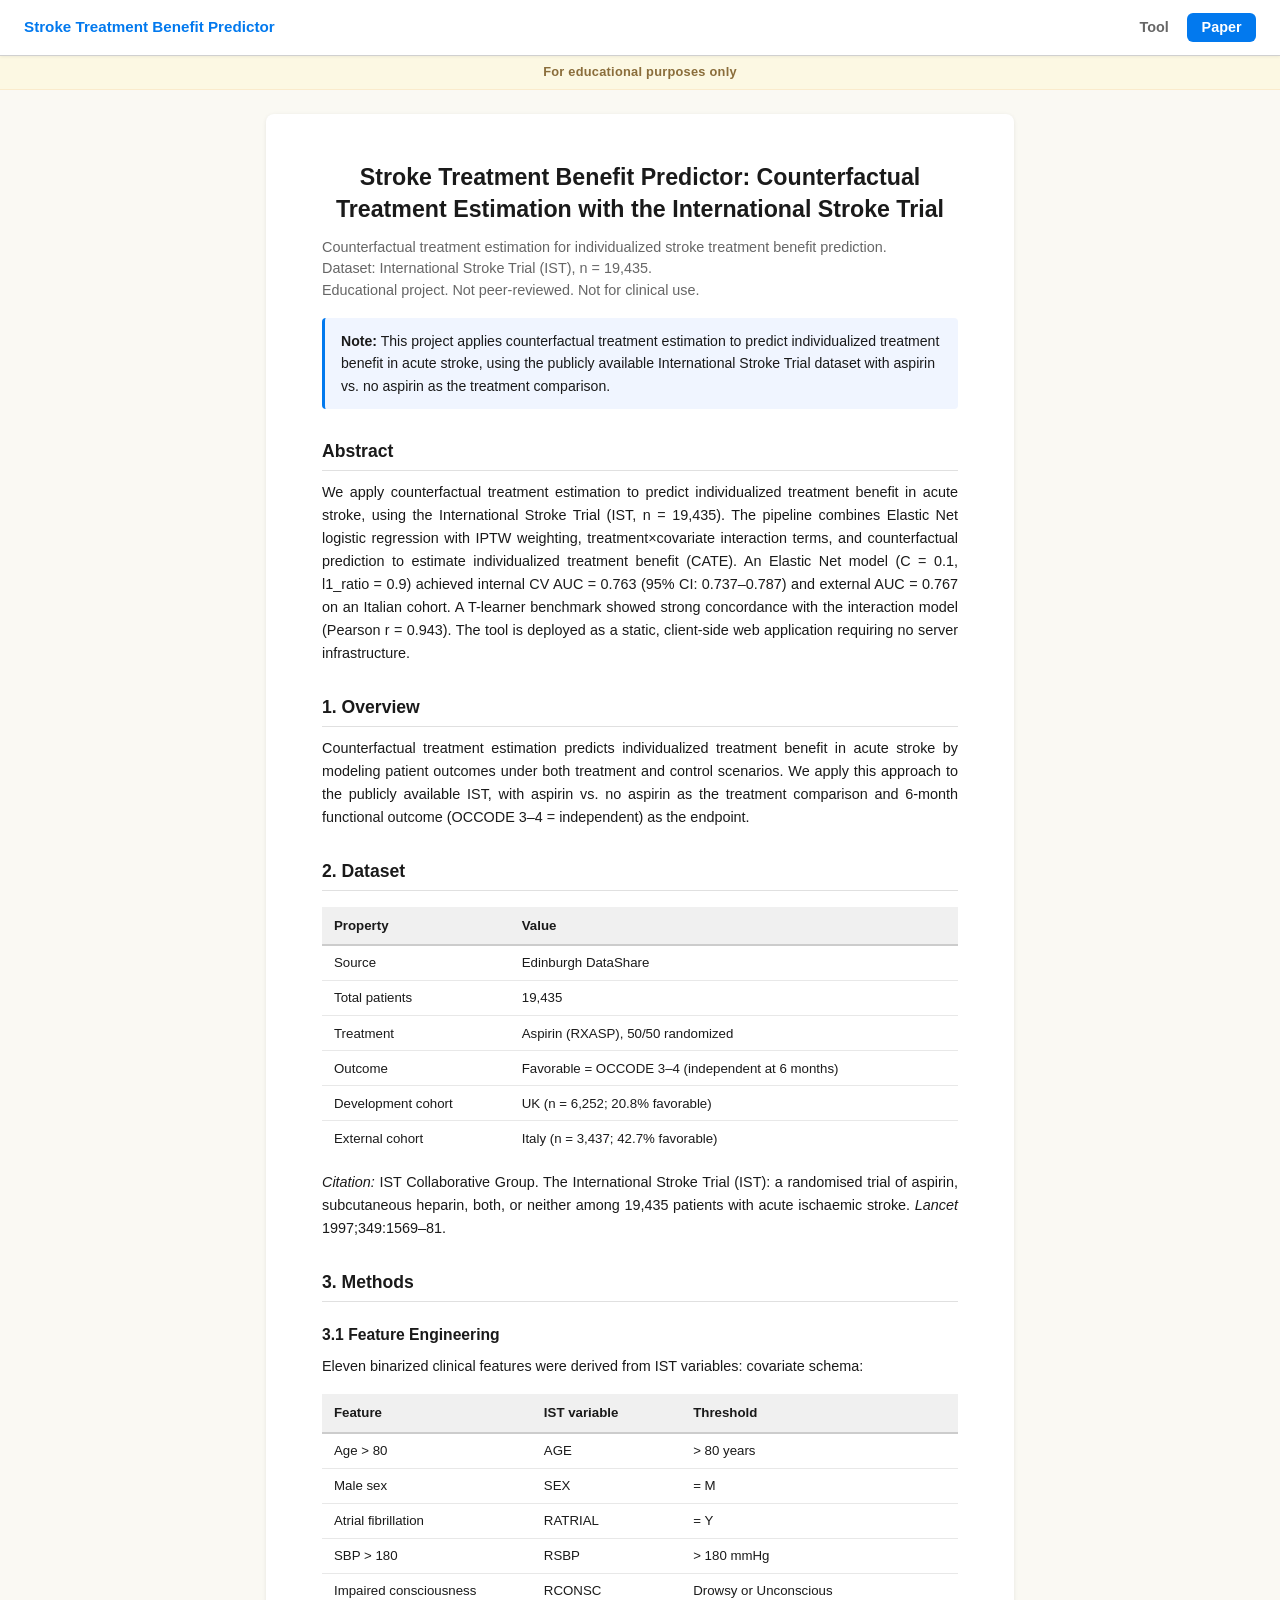
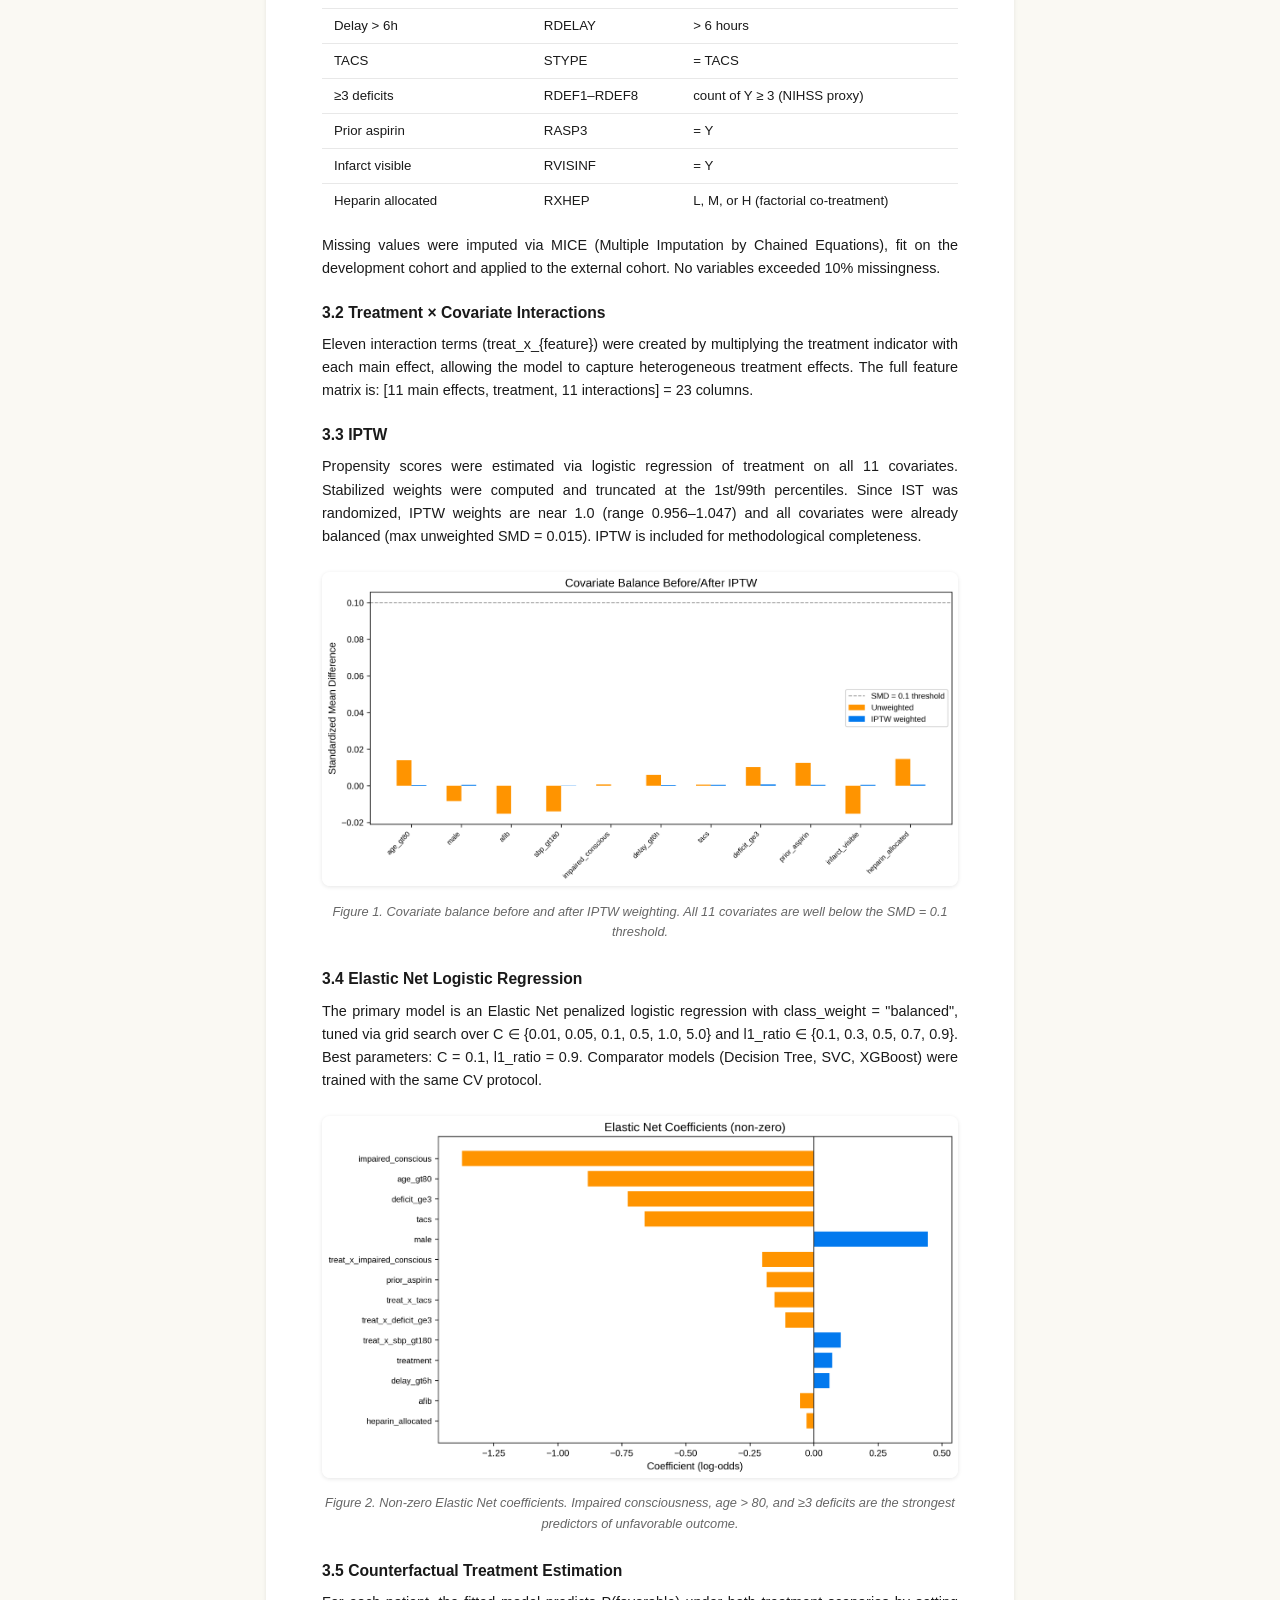
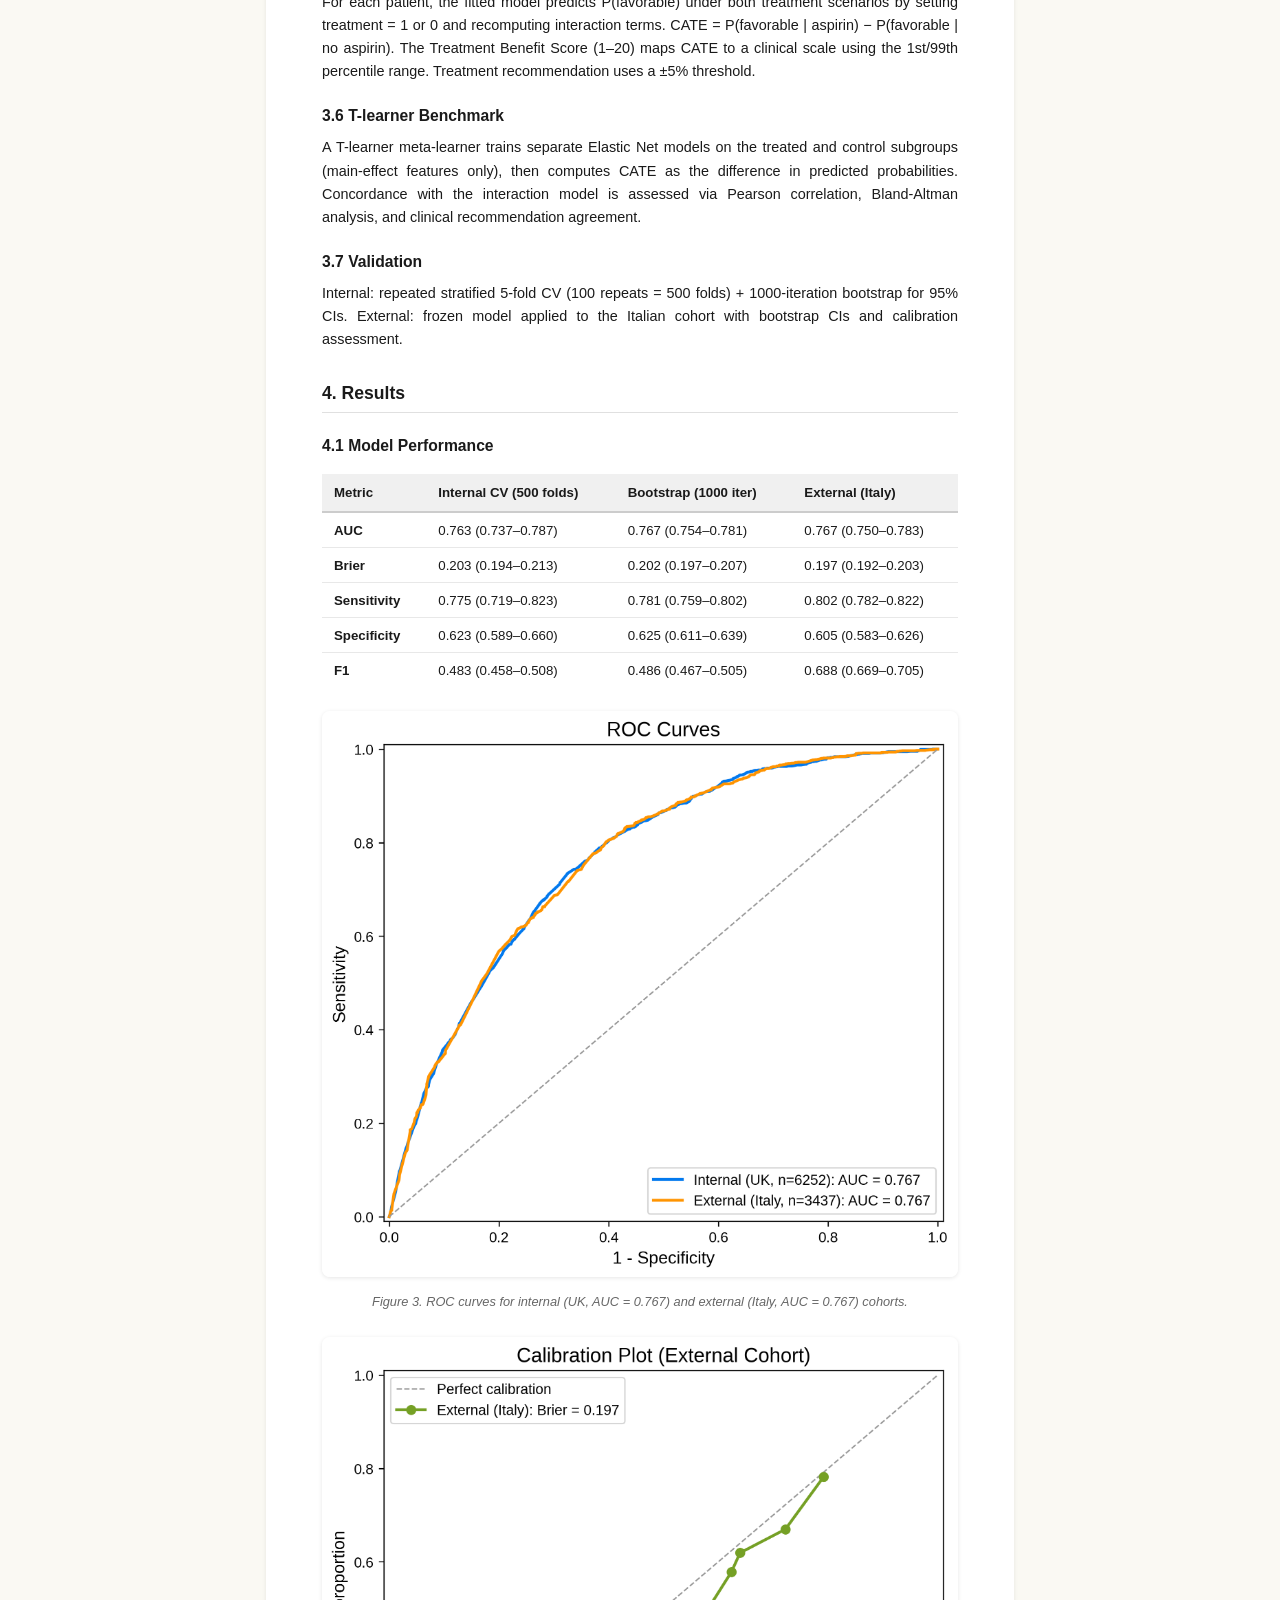
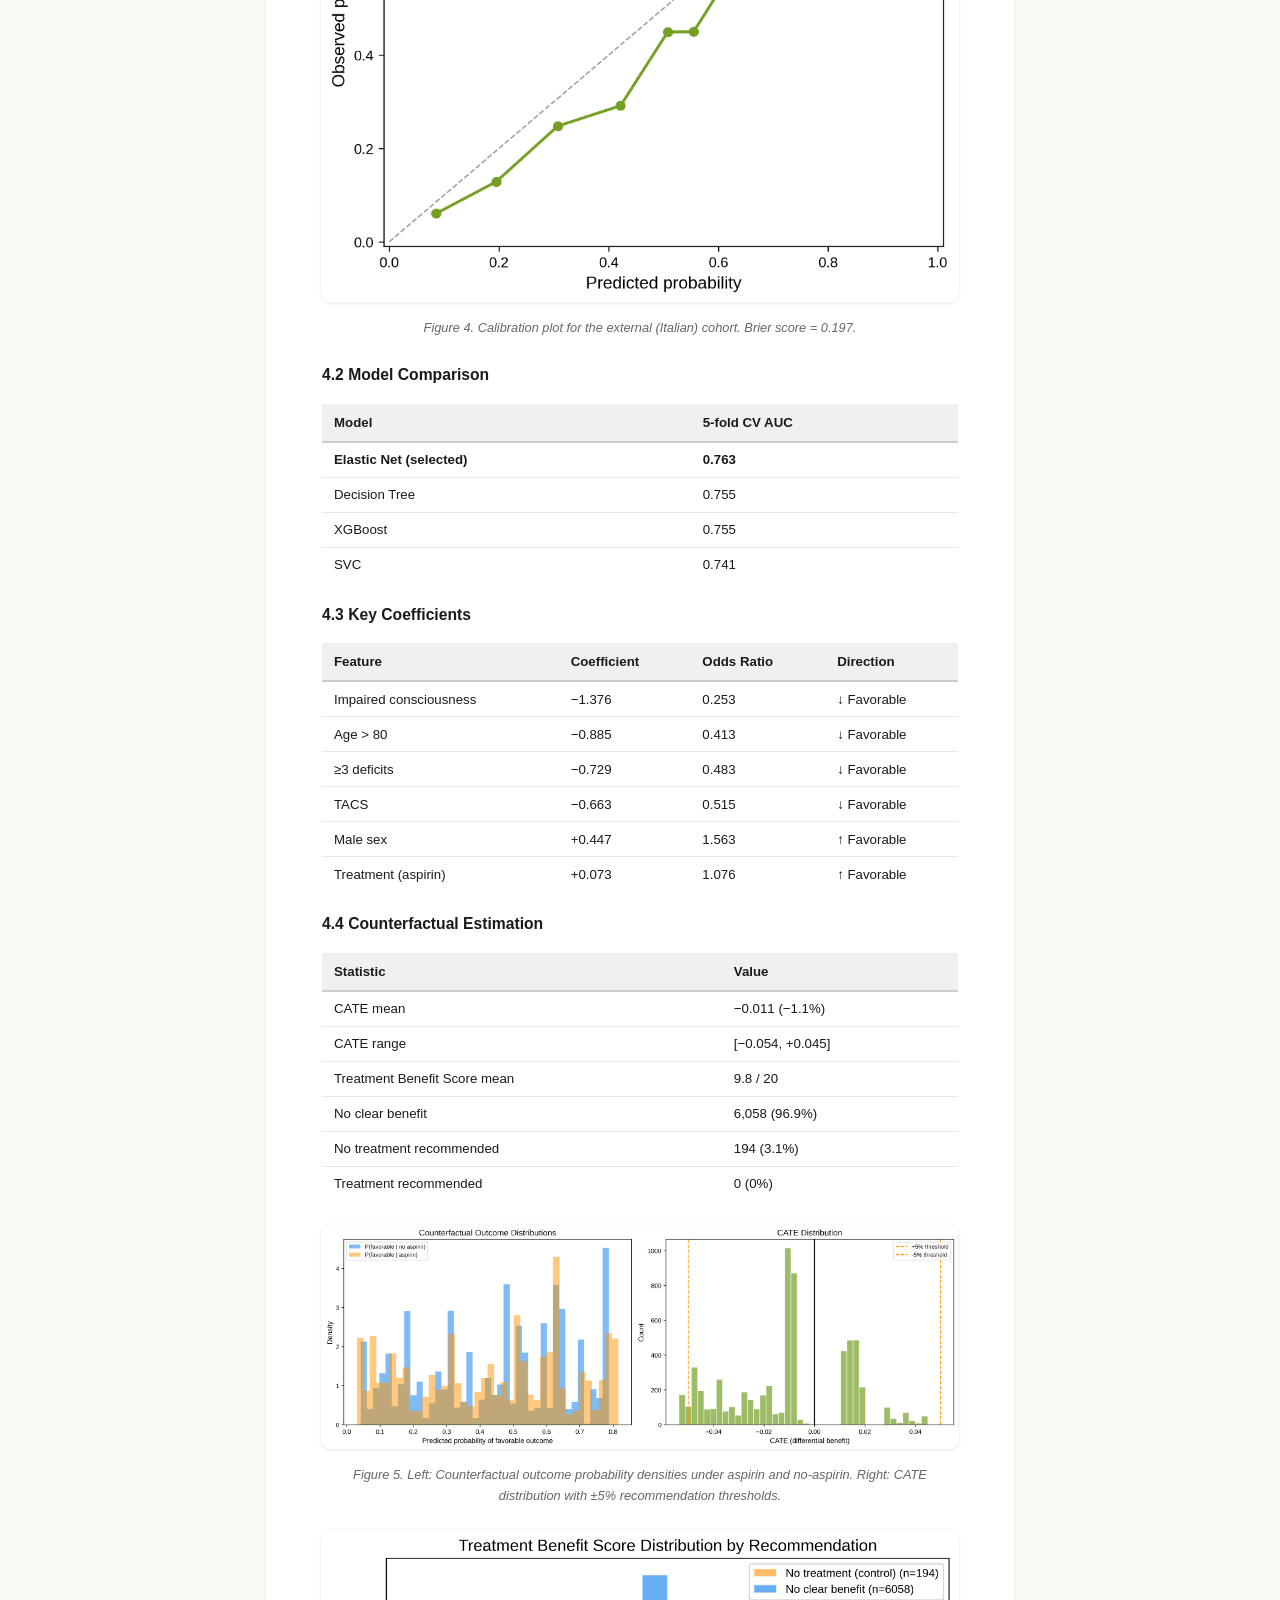
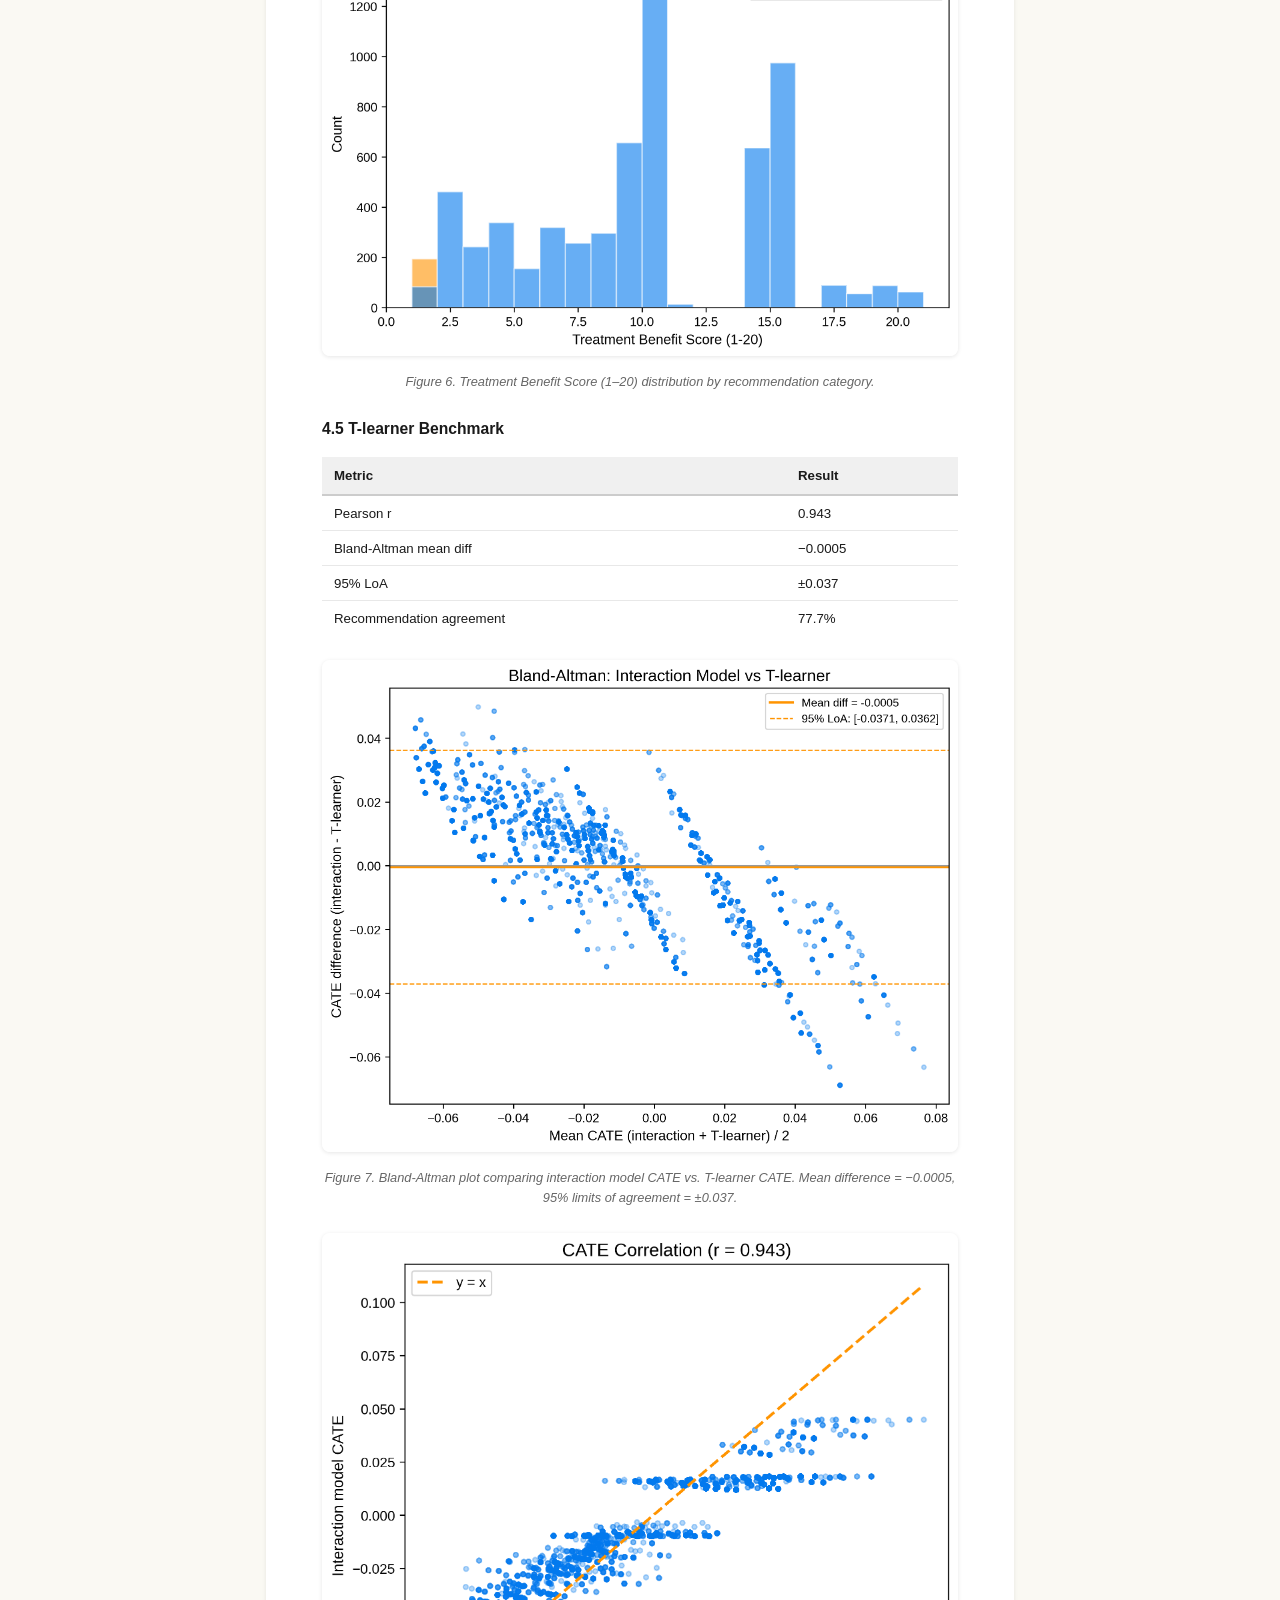
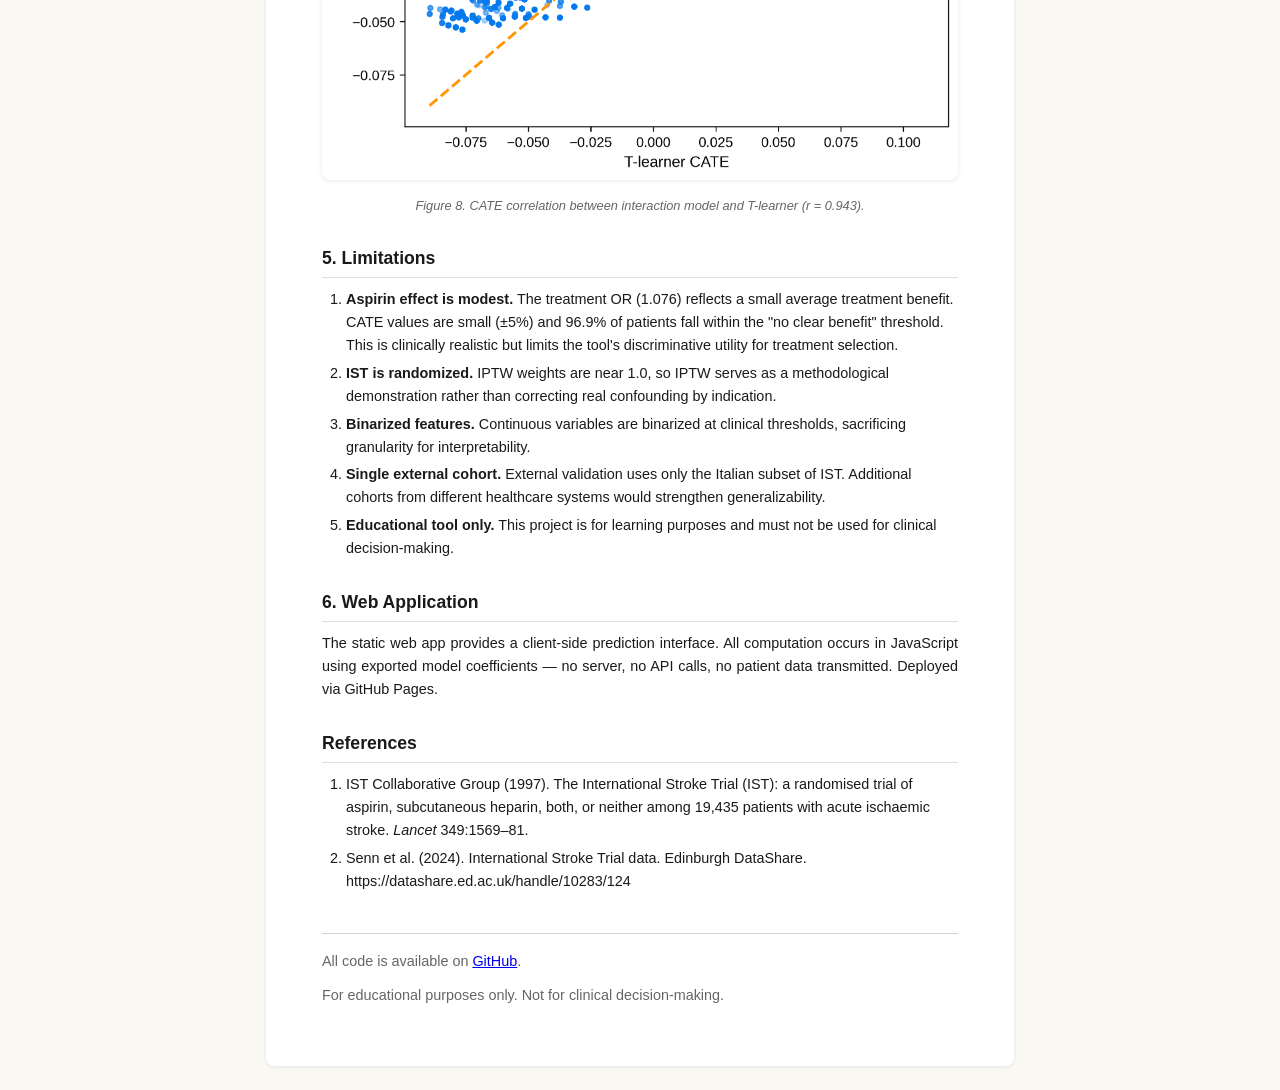
<file: docs/paper.html>
<!DOCTYPE html>
<html lang="en">
<head>
    <meta charset="UTF-8">
    <meta name="viewport" content="width=device-width, initial-scale=1.0">
    <title>Stroke Treatment Benefit Predictor — Paper</title>
    <link rel="stylesheet" href="style.css">
</head>
<body>

<!-- Navigation -->
<nav class="navbar">
    <a href="index.html" class="nav-brand">Stroke Treatment Benefit Predictor</a>
    <ul class="nav-links">
        <li><a href="index.html">Tool</a></li>
        <li><a href="paper.html" class="active">Paper</a></li>
    </ul>
</nav>

<!-- Educational notice -->
<div class="notice-bar">For educational purposes only</div>

<!-- Paper -->
<div class="paper-container">
<article class="paper">

    <h1 class="paper-title">Stroke Treatment Benefit Predictor: Counterfactual Treatment Estimation with the International Stroke Trial</h1>
    <p class="paper-meta">
        Counterfactual treatment estimation for individualized stroke treatment benefit prediction.<br>
        Dataset: International Stroke Trial (IST), n = 19,435.<br>
        Educational project. Not peer-reviewed. Not for clinical use.
    </p>

    <div class="paper-callout">
        <strong>Note:</strong> This project applies counterfactual treatment estimation to predict
        individualized treatment benefit in acute stroke, using the publicly available International
        Stroke Trial dataset with aspirin vs. no aspirin as the treatment comparison.
    </div>

    <!-- Abstract -->
    <h2>Abstract</h2>
    <p>
        We apply counterfactual treatment estimation to predict individualized treatment benefit in acute
        stroke, using the International Stroke Trial (IST, n = 19,435). The pipeline combines Elastic Net
        logistic regression with IPTW weighting, treatment&times;covariate interaction terms, and
        counterfactual prediction to estimate individualized treatment benefit (CATE). An Elastic Net model
        (C = 0.1, l1_ratio = 0.9) achieved internal CV AUC = 0.763 (95% CI: 0.737&ndash;0.787) and external
        AUC = 0.767 on an Italian cohort. A T-learner benchmark showed strong concordance with the
        interaction model (Pearson r = 0.943). The tool is deployed as a static, client-side web application
        requiring no server infrastructure.
    </p>

    <!-- 1. Overview -->
    <h2>1. Overview</h2>
    <p>
        Counterfactual treatment estimation predicts individualized treatment benefit in acute stroke
        by modeling patient outcomes under both treatment and control scenarios. We apply this approach
        to the publicly available IST, with aspirin vs. no aspirin as the treatment comparison and
        6-month functional outcome (OCCODE 3&ndash;4 = independent) as the endpoint.
    </p>

    <!-- 2. Dataset -->
    <h2>2. Dataset</h2>
    <table class="paper-table">
        <tr><th>Property</th><th>Value</th></tr>
        <tr><td>Source</td><td>Edinburgh DataShare</td></tr>
        <tr><td>Total patients</td><td>19,435</td></tr>
        <tr><td>Treatment</td><td>Aspirin (RXASP), 50/50 randomized</td></tr>
        <tr><td>Outcome</td><td>Favorable = OCCODE 3&ndash;4 (independent at 6 months)</td></tr>
        <tr><td>Development cohort</td><td>UK (n = 6,252; 20.8% favorable)</td></tr>
        <tr><td>External cohort</td><td>Italy (n = 3,437; 42.7% favorable)</td></tr>
    </table>
    <p>
        <em>Citation:</em> IST Collaborative Group. The International Stroke Trial (IST): a randomised trial
        of aspirin, subcutaneous heparin, both, or neither among 19,435 patients with acute ischaemic stroke.
        <em>Lancet</em> 1997;349:1569&ndash;81.
    </p>

    <!-- 3. Methods -->
    <h2>3. Methods</h2>

    <h3>3.1 Feature Engineering</h3>
    <p>
        Eleven binarized clinical features were derived from IST variables:
        covariate schema:
    </p>
    <table class="paper-table">
        <tr><th>Feature</th><th>IST variable</th><th>Threshold</th></tr>
        <tr><td>Age &gt; 80</td><td>AGE</td><td>&gt; 80 years</td></tr>
        <tr><td>Male sex</td><td>SEX</td><td>= M</td></tr>
        <tr><td>Atrial fibrillation</td><td>RATRIAL</td><td>= Y</td></tr>
        <tr><td>SBP &gt; 180</td><td>RSBP</td><td>&gt; 180 mmHg</td></tr>
        <tr><td>Impaired consciousness</td><td>RCONSC</td><td>Drowsy or Unconscious</td></tr>
        <tr><td>Delay &gt; 6h</td><td>RDELAY</td><td>&gt; 6 hours</td></tr>
        <tr><td>TACS</td><td>STYPE</td><td>= TACS</td></tr>
        <tr><td>&ge;3 deficits</td><td>RDEF1&ndash;RDEF8</td><td>count of Y &ge; 3 (NIHSS proxy)</td></tr>
        <tr><td>Prior aspirin</td><td>RASP3</td><td>= Y</td></tr>
        <tr><td>Infarct visible</td><td>RVISINF</td><td>= Y</td></tr>
        <tr><td>Heparin allocated</td><td>RXHEP</td><td>L, M, or H (factorial co-treatment)</td></tr>
    </table>
    <p>
        Missing values were imputed via MICE (Multiple Imputation by Chained Equations), fit on the
        development cohort and applied to the external cohort. No variables exceeded 10% missingness.
    </p>

    <h3>3.2 Treatment &times; Covariate Interactions</h3>
    <p>
        Eleven interaction terms (treat_x_{feature}) were created by multiplying the treatment indicator
        with each main effect, allowing the model to capture heterogeneous treatment effects. The full
        feature matrix is: [11 main effects, treatment, 11 interactions] = 23 columns.
    </p>

    <h3>3.3 IPTW</h3>
    <p>
        Propensity scores were estimated via logistic regression of treatment on all 11 covariates.
        Stabilized weights were computed and truncated at the 1st/99th percentiles. Since IST was
        randomized, IPTW weights are near 1.0 (range 0.956&ndash;1.047) and all covariates were already
        balanced (max unweighted SMD = 0.015). IPTW is included for methodological completeness.
    </p>

    <figure class="paper-figure">
        <img src="figures/fig8_iptw_balance.png" alt="IPTW covariate balance">
        <figcaption>Figure 1. Covariate balance before and after IPTW weighting. All 11 covariates
        are well below the SMD = 0.1 threshold.</figcaption>
    </figure>

    <h3>3.4 Elastic Net Logistic Regression</h3>
    <p>
        The primary model is an Elastic Net penalized logistic regression with class_weight = "balanced",
        tuned via grid search over C &isin; {0.01, 0.05, 0.1, 0.5, 1.0, 5.0} and l1_ratio &isin;
        {0.1, 0.3, 0.5, 0.7, 0.9}. Best parameters: C = 0.1, l1_ratio = 0.9. Comparator models
        (Decision Tree, SVC, XGBoost) were trained with the same CV protocol.
    </p>

    <figure class="paper-figure">
        <img src="figures/fig6_coefficients.png" alt="Elastic Net coefficients">
        <figcaption>Figure 2. Non-zero Elastic Net coefficients. Impaired consciousness, age &gt; 80,
        and &ge;3 deficits are the strongest predictors of unfavorable outcome.</figcaption>
    </figure>

    <h3>3.5 Counterfactual Treatment Estimation</h3>
    <p>
        For each patient, the fitted model predicts P(favorable) under both treatment scenarios by
        setting treatment = 1 or 0 and recomputing interaction terms. CATE = P(favorable | aspirin)
        &minus; P(favorable | no aspirin). The Treatment Benefit Score (1&ndash;20) maps CATE to a clinical
        scale using the 1st/99th percentile range. Treatment recommendation uses a &plusmn;5% threshold.
    </p>

    <h3>3.6 T-learner Benchmark</h3>
    <p>
        A T-learner meta-learner trains separate Elastic Net models on the treated and control subgroups
        (main-effect features only), then computes CATE as the difference in predicted probabilities.
        Concordance with the interaction model is assessed via Pearson correlation, Bland-Altman analysis,
        and clinical recommendation agreement.
    </p>

    <h3>3.7 Validation</h3>
    <p>
        Internal: repeated stratified 5-fold CV (100 repeats = 500 folds) + 1000-iteration bootstrap
        for 95% CIs. External: frozen model applied to the Italian cohort with bootstrap CIs and
        calibration assessment.
    </p>

    <!-- 4. Results -->
    <h2>4. Results</h2>

    <h3>4.1 Model Performance</h3>
    <table class="paper-table">
        <tr><th>Metric</th><th>Internal CV (500 folds)</th><th>Bootstrap (1000 iter)</th><th>External (Italy)</th></tr>
        <tr><td><strong>AUC</strong></td><td>0.763 (0.737&ndash;0.787)</td><td>0.767 (0.754&ndash;0.781)</td><td>0.767 (0.750&ndash;0.783)</td></tr>
        <tr><td><strong>Brier</strong></td><td>0.203 (0.194&ndash;0.213)</td><td>0.202 (0.197&ndash;0.207)</td><td>0.197 (0.192&ndash;0.203)</td></tr>
        <tr><td><strong>Sensitivity</strong></td><td>0.775 (0.719&ndash;0.823)</td><td>0.781 (0.759&ndash;0.802)</td><td>0.802 (0.782&ndash;0.822)</td></tr>
        <tr><td><strong>Specificity</strong></td><td>0.623 (0.589&ndash;0.660)</td><td>0.625 (0.611&ndash;0.639)</td><td>0.605 (0.583&ndash;0.626)</td></tr>
        <tr><td><strong>F1</strong></td><td>0.483 (0.458&ndash;0.508)</td><td>0.486 (0.467&ndash;0.505)</td><td>0.688 (0.669&ndash;0.705)</td></tr>
    </table>

    <figure class="paper-figure">
        <img src="figures/fig1_roc_curves.png" alt="ROC curves">
        <figcaption>Figure 3. ROC curves for internal (UK, AUC = 0.767) and external (Italy, AUC = 0.767)
        cohorts.</figcaption>
    </figure>

    <figure class="paper-figure">
        <img src="figures/fig2_calibration.png" alt="Calibration plot">
        <figcaption>Figure 4. Calibration plot for the external (Italian) cohort. Brier score = 0.197.</figcaption>
    </figure>

    <h3>4.2 Model Comparison</h3>
    <table class="paper-table">
        <tr><th>Model</th><th>5-fold CV AUC</th></tr>
        <tr><td><strong>Elastic Net (selected)</strong></td><td><strong>0.763</strong></td></tr>
        <tr><td>Decision Tree</td><td>0.755</td></tr>
        <tr><td>XGBoost</td><td>0.755</td></tr>
        <tr><td>SVC</td><td>0.741</td></tr>
    </table>

    <h3>4.3 Key Coefficients</h3>
    <table class="paper-table">
        <tr><th>Feature</th><th>Coefficient</th><th>Odds Ratio</th><th>Direction</th></tr>
        <tr><td>Impaired consciousness</td><td>&minus;1.376</td><td>0.253</td><td>&darr; Favorable</td></tr>
        <tr><td>Age &gt; 80</td><td>&minus;0.885</td><td>0.413</td><td>&darr; Favorable</td></tr>
        <tr><td>&ge;3 deficits</td><td>&minus;0.729</td><td>0.483</td><td>&darr; Favorable</td></tr>
        <tr><td>TACS</td><td>&minus;0.663</td><td>0.515</td><td>&darr; Favorable</td></tr>
        <tr><td>Male sex</td><td>+0.447</td><td>1.563</td><td>&uarr; Favorable</td></tr>
        <tr><td>Treatment (aspirin)</td><td>+0.073</td><td>1.076</td><td>&uarr; Favorable</td></tr>
    </table>

    <h3>4.4 Counterfactual Estimation</h3>
    <table class="paper-table">
        <tr><th>Statistic</th><th>Value</th></tr>
        <tr><td>CATE mean</td><td>&minus;0.011 (&minus;1.1%)</td></tr>
        <tr><td>CATE range</td><td>[&minus;0.054, +0.045]</td></tr>
        <tr><td>Treatment Benefit Score mean</td><td>9.8 / 20</td></tr>
        <tr><td>No clear benefit</td><td>6,058 (96.9%)</td></tr>
        <tr><td>No treatment recommended</td><td>194 (3.1%)</td></tr>
        <tr><td>Treatment recommended</td><td>0 (0%)</td></tr>
    </table>

    <figure class="paper-figure">
        <img src="figures/fig3_cate_distribution.png" alt="CATE distribution">
        <figcaption>Figure 5. Left: Counterfactual outcome probability densities under aspirin and no-aspirin.
        Right: CATE distribution with &plusmn;5% recommendation thresholds.</figcaption>
    </figure>

    <figure class="paper-figure">
        <img src="figures/fig7_benefit_scores.png" alt="Treatment Benefit Score distribution">
        <figcaption>Figure 6. Treatment Benefit Score (1&ndash;20) distribution by recommendation category.</figcaption>
    </figure>

    <h3>4.5 T-learner Benchmark</h3>
    <table class="paper-table">
        <tr><th>Metric</th><th>Result</th></tr>
        <tr><td>Pearson r</td><td>0.943</td></tr>
        <tr><td>Bland-Altman mean diff</td><td>&minus;0.0005</td></tr>
        <tr><td>95% LoA</td><td>&plusmn;0.037</td></tr>
        <tr><td>Recommendation agreement</td><td>77.7%</td></tr>
    </table>

    <figure class="paper-figure">
        <img src="figures/fig4_bland_altman.png" alt="Bland-Altman plot">
        <figcaption>Figure 7. Bland-Altman plot comparing interaction model CATE vs. T-learner CATE.
        Mean difference = &minus;0.0005, 95% limits of agreement = &plusmn;0.037.</figcaption>
    </figure>

    <figure class="paper-figure">
        <img src="figures/fig5_cate_scatter.png" alt="CATE scatter">
        <figcaption>Figure 8. CATE correlation between interaction model and T-learner (r = 0.943).</figcaption>
    </figure>

    <!-- 5. Limitations -->
    <h2>5. Limitations</h2>
    <ol>
        <li><strong>Aspirin effect is modest.</strong> The treatment OR (1.076) reflects a small
        average treatment benefit. CATE values are small (&plusmn;5%) and
        96.9% of patients fall within the "no clear benefit" threshold. This is clinically realistic
        but limits the tool's discriminative utility for treatment selection.</li>
        <li><strong>IST is randomized.</strong> IPTW weights are near 1.0, so IPTW serves as a
        methodological demonstration rather than correcting real confounding by indication.</li>
        <li><strong>Binarized features.</strong> Continuous variables are binarized at clinical thresholds,
        sacrificing granularity for interpretability.</li>
        <li><strong>Single external cohort.</strong> External validation uses only the Italian subset of IST.
        Additional cohorts from different healthcare systems would strengthen generalizability.</li>
        <li><strong>Educational tool only.</strong> This project is for learning purposes and must not be
        used for clinical decision-making.</li>
    </ol>

    <!-- 6. Web Application -->
    <h2>6. Web Application</h2>
    <p>
        The static web app provides a client-side prediction interface. All computation occurs in JavaScript
        using exported model coefficients &mdash; no server, no API calls, no patient data transmitted.
        Deployed via GitHub Pages.
    </p>

    <!-- References -->
    <h2>References</h2>
    <ol>
        <li>IST Collaborative Group (1997). The International Stroke Trial (IST): a randomised trial of
        aspirin, subcutaneous heparin, both, or neither among 19,435 patients with acute ischaemic stroke.
        <em>Lancet</em> 349:1569&ndash;81.</li>
        <li>Senn et al. (2024). International Stroke Trial data. Edinburgh DataShare.
        https://datashare.ed.ac.uk/handle/10283/124</li>
    </ol>

    <div class="paper-footer">
        <p>All code is available on
        <a href="https://github.com/vidhidhaduk05/STROKE-Prediction">GitHub</a>.</p>
        <p class="disclaimer">For educational purposes only. Not for clinical decision-making.</p>
    </div>

</article>
</div>

</body>
</html>
</file>
<file: style.css>
:root {
  --paper: #f9f7f1;
  --paper-dark: #eae6da;
  --ink: #2f2f2f;
  --ink-light: #5a5a5a;
  --ink-faint: #8a8a8a;
  --rule: #2f2f2f;
  --rule-light: #c4c0b6;
  --accent: #8b0000;
  --white: #ffffff;

  --font-head: 'Times New Roman', Times, Georgia, serif;
  --font-body: Georgia, 'Times New Roman', serif;
  --font-sans: 'Source Sans 3', 'Segoe UI', system-ui, -apple-system, sans-serif;
}

* { box-sizing: border-box; margin: 0; padding: 0; }

body {
  font-family: var(--font-body);
  background-color: var(--paper);
  color: var(--ink);
  line-height: 1.55;
  min-height: 100vh;
}

/* ---- Masthead ---- */
.masthead {
  max-width: 1100px;
  margin: 0 auto;
  padding: 1.4rem 1.5rem 0;
  text-align: center;
}

.masthead__title {
  font-family: var(--font-head);
  font-size: 2rem;
  font-weight: 700;
  letter-spacing: 0.01em;
  color: var(--ink);
  text-decoration: none;
}

.masthead__tagline {
  font-family: var(--font-body);
  font-style: italic;
  font-size: 0.85rem;
  color: var(--ink-light);
  margin-top: 0.15rem;
}

/* ---- Navigation ---- */
.navbar {
  max-width: 1100px;
  margin: 0.8rem auto 0;
  padding: 0 1.5rem;
}

.nav-links {
  display: flex;
  justify-content: center;
  list-style: none;
  border-top: 3px double var(--rule);
  border-bottom: 1px solid var(--rule);
}

.nav-links a {
  display: block;
  color: var(--ink);
  text-decoration: none;
  font-family: var(--font-sans);
  font-weight: 600;
  font-size: 0.8rem;
  text-transform: uppercase;
  letter-spacing: 0.12em;
  padding: 0.55rem 1.6rem;
  border-right: 1px solid var(--rule-light);
  transition: all 0.15s ease;
}

.nav-links li:first-child a { border-left: 1px solid var(--rule-light); }

.nav-links a:hover { color: var(--accent); background: var(--paper-dark); }
.nav-links a.active { background: var(--ink); color: var(--paper); }

/* ---- Notice bar ---- */
.notice-bar {
  max-width: 1100px;
  margin: 0 auto;
  padding: 0.45rem 1.5rem;
  text-align: center;
  font-family: var(--font-body);
  font-style: italic;
  font-size: 0.78rem;
  color: var(--ink-faint);
  border-bottom: 1px solid var(--rule-light);
}

/* ---- Tool page ---- */
.tool-container {
  max-width: 860px;
  margin: 1.6rem auto;
  padding: 0 1.2rem;
}

.tool-card {
  background: var(--white);
  border: 1px solid var(--rule-light);
  padding: 1.6rem 1.8rem;
  margin-bottom: 1.4rem;
  box-shadow: 0 1px 3px rgba(0,0,0,0.05);
}

.tool-card h2 {
  font-family: var(--font-head);
  font-size: 1.3rem;
  font-weight: 700;
  color: var(--ink);
  padding-bottom: 0.4rem;
  border-bottom: 1px solid var(--rule);
  margin-bottom: 0.6rem;
}

.tool-card .hint {
  font-family: var(--font-body);
  font-style: italic;
  font-size: 0.85rem;
  color: var(--ink-light);
  margin-bottom: 1.1rem;
}

.form-grid {
  display: grid;
  grid-template-columns: 1fr 1fr 1fr;
  gap: 0.85rem;
}

.form-group { display: flex; flex-direction: column; }

.form-group label {
  font-family: var(--font-sans);
  font-size: 0.72rem;
  font-weight: 700;
  text-transform: uppercase;
  letter-spacing: 0.06em;
  color: var(--ink-light);
  margin-bottom: 0.3rem;
}

.form-group input, .form-group select {
  font-family: var(--font-body);
  padding: 0.45rem 0.6rem;
  border: 1px solid var(--rule-light);
  border-radius: 0;
  font-size: 0.92rem;
  background: var(--paper);
  color: var(--ink);
}

.form-group input:focus, .form-group select:focus {
  outline: none;
  border-color: var(--ink);
  background: var(--white);
}

.section-label {
  font-family: var(--font-head);
  font-size: 1rem;
  font-weight: 700;
  margin: 1.3rem 0 0.55rem;
  color: var(--ink);
}

.checkbox-grid {
  display: grid;
  grid-template-columns: 1fr 1fr 1fr 1fr;
  gap: 0.45rem;
}

.checkbox-grid label {
  font-family: var(--font-sans);
  font-size: 0.8rem;
  display: flex;
  align-items: center;
  gap: 0.4rem;
  cursor: pointer;
  padding: 0.35rem 0.55rem;
  border: 1px solid var(--rule-light);
  background: var(--paper);
  color: var(--ink);
}

.checkbox-grid label:hover { background: var(--paper-dark); }
.checkbox-grid input { width: 15px; height: 15px; cursor: pointer; accent-color: var(--ink); }

.btn-row {
  display: flex;
  gap: 0.75rem;
  margin-top: 1.4rem;
}

.calc-btn {
  flex: 1;
  padding: 0.7rem;
  background: var(--ink);
  color: var(--paper);
  border: none;
  border-radius: 0;
  font-family: var(--font-sans);
  font-size: 0.85rem;
  font-weight: 700;
  text-transform: uppercase;
  letter-spacing: 0.1em;
  cursor: pointer;
  transition: background 0.15s;
}

.calc-btn:hover { background: var(--accent); }

.sample-btn {
  padding: 0.7rem 1.3rem;
  background: var(--white);
  color: var(--ink);
  border: 1px solid var(--ink);
  border-radius: 0;
  font-family: var(--font-sans);
  font-size: 0.8rem;
  font-weight: 600;
  text-transform: uppercase;
  letter-spacing: 0.08em;
  cursor: pointer;
  transition: all 0.15s;
}

.sample-btn:hover { background: var(--paper-dark); }

/* ---- Results: gauges ---- */
.gauge-row {
  display: flex;
  justify-content: center;
  gap: 3rem;
  margin-top: 0.8rem;
  flex-wrap: wrap;
}

.gauge-block { text-align: center; width: 240px; }
.gauge { width: 100%; height: auto; }

.gauge-pct {
  font-family: var(--font-head);
  font-size: 34px;
  font-weight: 700;
  fill: var(--ink);
}

.gauge-name {
  font-family: var(--font-sans);
  font-size: 0.85rem;
  font-weight: 700;
  text-transform: uppercase;
  letter-spacing: 0.08em;
  color: var(--ink);
  margin-top: 0.2rem;
}

.gauge-sub {
  font-family: var(--font-body);
  font-style: italic;
  font-size: 0.8rem;
  color: var(--ink-light);
}

.gauge-badge {
  display: inline-block;
  font-family: var(--font-sans);
  font-size: 0.68rem;
  font-weight: 600;
  color: var(--ink-light);
  border: 1px solid var(--rule-light);
  padding: 0.1rem 0.5rem;
  margin-top: 0.3rem;
  background: var(--paper);
}

/* ---- Results: score cards ---- */
.score-row {
  display: flex;
  gap: 1rem;
  justify-content: center;
  flex-wrap: wrap;
  margin-top: 0.6rem;
}

.score-card {
  flex: 1;
  min-width: 220px;
  max-width: 320px;
  text-align: center;
  padding: 1rem 1.2rem;
  border: 2px solid;
}

.score-card.card-good    { border-color: #2f7d32; background: #eef6ee; }
.score-card.card-bad     { border-color: #a0352c; background: #f9eeee; }
.score-card.card-neutral { border-color: #c4c0b6; background: var(--paper); }

.score-name {
  font-family: var(--font-sans);
  font-size: 0.78rem;
  font-weight: 600;
  text-transform: uppercase;
  letter-spacing: 0.08em;
}

.score-card.card-good    .score-name { color: #2f7d32; }
.score-card.card-bad     .score-name { color: #a0352c; }
.score-card.card-neutral .score-name { color: var(--ink-light); }

.score-num {
  font-family: var(--font-head);
  font-size: 2.6rem;
  font-weight: 700;
  line-height: 1.1;
}

.score-card.card-good    .score-num { color: #2f7d32; }
.score-card.card-bad     .score-num { color: #a0352c; }
.score-card.card-neutral .score-num { color: var(--ink-light); }

.score-num { font-variant-numeric: tabular-nums; }

.score-caption {
  font-family: var(--font-sans);
  font-size: 0.82rem;
  color: var(--ink-light);
  line-height: 1.5;
  margin: -0.2rem 0 0.9rem;
}

.advantage-banner {
  margin: 1rem auto 0;
  max-width: 480px;
  text-align: center;
  font-family: var(--font-sans);
  font-size: 0.85rem;
  font-weight: 600;
  padding: 0.55rem 1rem;
  border: 1px solid var(--rule-light);
}

.adv-positive { background: #eef6ee; color: #2f7d32; border-color: #2f7d32; }
.adv-negative { background: #f9eeee; color: #a0352c; border-color: #a0352c; }
.adv-neutral { background: var(--paper); color: var(--ink-light); }

/* ---- Results: CATE zone track ---- */
.cate-container { margin: 1rem 0 0.6rem; }

.cate-track {
  position: relative;
  height: 44px;
  border: 1px solid var(--rule);
  display: flex;
  overflow: hidden;
}

.cate-zone { height: 100%; }
.zone-control { width: 25%; background: #f3d9d5; }
.zone-neutral { width: 50%; background: var(--paper); }
.zone-treat { width: 25%; background: #d9ead9; }

.cate-thresh {
  position: absolute;
  top: 0; bottom: 0;
  width: 0;
  border-left: 2px dashed #b26a00;
}

.cate-marker {
  position: absolute;
  top: -1px; bottom: -1px;
  width: 4px;
  background: var(--ink);
  transform: translateX(-2px);
  transition: left 0.5s ease;
}

.cate-marker::after {
  content: '';
  position: absolute;
  top: -7px;
  left: 50%;
  transform: translateX(-50%);
  border-left: 6px solid transparent;
  border-right: 6px solid transparent;
  border-top: 7px solid var(--ink);
}

.cate-axis {
  display: flex;
  justify-content: space-between;
  font-family: var(--font-sans);
  font-size: 0.72rem;
  color: var(--ink-light);
  margin-top: 0.3rem;
}

.cate-zone-labels {
  display: flex;
  justify-content: space-between;
  font-family: var(--font-body);
  font-style: italic;
  font-size: 0.75rem;
  margin-top: 0.25rem;
}

.zl-control { color: #a0352c; }
.zl-treat { color: #2f7d32; }

.metric-row {
  display: flex;
  justify-content: space-between;
  padding: 0.5rem 0;
  border-bottom: 1px solid var(--rule-light);
}

.metric-row:last-child { border-bottom: none; }
.metric-label { font-family: var(--font-body); font-size: 0.9rem; }
.metric-value { font-family: var(--font-head); font-weight: 700; font-size: 1rem; }

.recommendation { text-align: center; padding: 1.1rem; }
.recommendation h3 {
  font-family: var(--font-sans);
  font-size: 0.75rem;
  text-transform: uppercase;
  letter-spacing: 0.12em;
  color: var(--ink-light);
  margin-bottom: 0.5rem;
}

#rec-text {
  font-family: var(--font-head);
  font-size: 1.35rem;
  font-weight: 700;
  margin-bottom: 0.3rem;
}

.rec-detail {
  font-family: var(--font-body);
  font-style: italic;
  font-size: 0.82rem;
  color: var(--ink-light);
}

/* ---- Results: Explainability ---- */
.explain-note {
  font-family: var(--font-sans);
  font-size: 0.82rem;
  color: var(--ink-light);
  line-height: 1.5;
  margin: -0.2rem 0 1rem;
}

.explain-subhead {
  font-family: var(--font-sans);
  font-size: 0.78rem;
  font-weight: 700;
  text-transform: uppercase;
  letter-spacing: 0.08em;
  color: var(--ink);
  margin: 1.3rem 0 0.2rem;
}

.explain-desc {
  font-family: var(--font-body);
  font-size: 0.82rem;
  color: var(--ink-light);
  line-height: 1.5;
  margin: 0 0 0.7rem;
}

.driver-row {
  display: flex;
  align-items: center;
  gap: 0.7rem;
  padding: 0.28rem 0;
}

.driver-label {
  flex: 0 0 42%;
  font-family: var(--font-body);
  font-size: 0.82rem;
  color: var(--ink);
  text-align: right;
  line-height: 1.2;
}

.driver-track {
  position: relative;
  flex: 1;
  height: 16px;
  background: var(--paper-dark);
  border-left: 1px solid var(--rule);
}

.driver-bar {
  position: absolute;
  top: 2px;
  bottom: 2px;
}

.driver-bar.pos { background: #2f7d32; }
.driver-bar.neg { background: #a0352c; }

.driver-val {
  flex: 0 0 3.4rem;
  font-family: var(--font-head);
  font-weight: 700;
  font-size: 0.8rem;
  font-variant-numeric: tabular-nums;
}

.driver-val.pos { color: #2f7d32; }
.driver-val.neg { color: #a0352c; }

.explain-net {
  margin-top: 0.8rem;
  padding: 0.55rem 0.8rem;
  background: var(--paper);
  border: 1px solid var(--rule-light);
  font-family: var(--font-body);
  font-size: 0.85rem;
  text-align: center;
}

.explain-plain {
  font-family: var(--font-body);
  font-size: 0.88rem;
  line-height: 1.55;
  color: var(--ink);
  margin: 0.8rem 0 0;
  padding-left: 0.8rem;
  border-left: 3px solid var(--accent);
}

.explain-foot {
  margin-top: 1.4rem;
  padding-top: 0.8rem;
  border-top: 1px solid var(--rule-light);
  font-style: italic;
}

.rec-treat { border-left: 4px solid var(--ink); }
.rec-control { border-left: 4px solid var(--accent); }
.rec-neutral { border-left: 4px solid var(--rule-light); }

/* ---- Paper page ---- */
.paper-container {
  max-width: 760px;
  margin: 1.6rem auto;
  padding: 0 1.2rem;
}

.paper {
  background: var(--white);
  border: 1px solid var(--rule-light);
  padding: 3rem 3.4rem;
  box-shadow: 0 1px 3px rgba(0,0,0,0.05);
}

.paper-title {
  font-family: var(--font-head);
  font-size: 1.6rem;
  font-weight: 700;
  text-align: center;
  line-height: 1.3;
  margin-bottom: 0.8rem;
}

.paper-authors {
  font-family: var(--font-head);
  text-align: center;
  font-size: 1rem;
  margin-bottom: 0.2rem;
}

.paper-affil, .paper-date {
  text-align: center;
  font-family: var(--font-body);
  font-style: italic;
  font-size: 0.82rem;
  color: var(--ink-light);
  margin-bottom: 0.2rem;
}

.paper-date { margin-bottom: 1.4rem; }

.paper-meta {
  text-align: center;
  font-family: var(--font-body);
  font-size: 0.85rem;
  color: var(--ink-light);
  margin-bottom: 1.4rem;
  line-height: 1.5;
}

.paper-abstract {
  border-top: 2px solid var(--rule);
  border-bottom: 1px solid var(--rule);
  padding: 1rem 0.2rem;
  margin-bottom: 1.8rem;
}

.paper-abstract h2 {
  font-family: var(--font-sans);
  font-size: 0.75rem;
  text-transform: uppercase;
  letter-spacing: 0.14em;
  text-align: center;
  border: none;
  padding: 0;
  margin-bottom: 0.6rem;
  color: var(--ink);
}

.paper-abstract p {
  font-size: 0.88rem;
  text-align: justify;
  margin-bottom: 0;
}

.paper h2 {
  font-family: var(--font-head);
  font-size: 1.2rem;
  font-weight: 700;
  color: var(--ink);
  margin-top: 1.8rem;
  margin-bottom: 0.6rem;
  padding-bottom: 0.25rem;
  border-bottom: 1px solid var(--rule-light);
}

.paper h3 {
  font-family: var(--font-head);
  font-size: 1.02rem;
  font-weight: 700;
  color: var(--ink);
  margin-top: 1.2rem;
  margin-bottom: 0.45rem;
}

.paper p {
  font-size: 0.9rem;
  margin-bottom: 0.7rem;
  text-align: justify;
}

.paper ul, .paper ol {
  font-size: 0.9rem;
  margin-bottom: 0.7rem;
  padding-left: 1.5rem;
}

.paper li { margin-bottom: 0.3rem; }

.paper a { color: var(--accent); }

.paper-callout {
  background: var(--paper);
  border-left: 3px solid var(--ink);
  padding: 0.75rem 1rem;
  margin: 1rem 0;
  font-size: 0.88rem;
}

.paper-table {
  width: 100%;
  border-collapse: collapse;
  margin: 1rem 0;
  font-family: var(--font-sans);
  font-size: 0.82rem;
}

.paper-table th {
  background: var(--paper);
  padding: 0.5rem 0.7rem;
  text-align: left;
  font-weight: 700;
  border-top: 2px solid var(--rule);
  border-bottom: 1px solid var(--rule);
}

.paper-table td {
  padding: 0.4rem 0.7rem;
  border-bottom: 1px solid var(--rule-light);
}

.paper-table tr:last-child td { border-bottom: 2px solid var(--rule); }

.table-caption {
  font-family: var(--font-body);
  font-size: 0.82rem;
  color: var(--ink-light);
  margin-bottom: 0.4rem;
  font-style: italic;
}

.paper-figure { margin: 1.6rem 0; text-align: center; }

.paper-figure img {
  max-width: 100%;
  border: 1px solid var(--rule-light);
}

.paper-figure figcaption {
  font-family: var(--font-body);
  font-size: 0.8rem;
  color: var(--ink-light);
  margin-top: 0.5rem;
  font-style: italic;
  text-align: justify;
}

.paper-footer {
  margin-top: 2.2rem;
  padding-top: 0.9rem;
  border-top: 3px double var(--rule);
  font-size: 0.8rem;
  color: var(--ink-light);
  text-align: center;
}

/* ---- Shared footer ---- */
.site-footer {
  max-width: 1100px;
  margin: 1rem auto 0;
  padding: 0.7rem 1.5rem 1rem;
  border-top: 1px solid var(--rule-light);
  text-align: center;
}

.site-footer p {
  font-family: var(--font-body);
  font-size: 0.78rem;
  color: var(--ink-faint);
}

.site-footer .disclaimer {
  font-style: italic;
  color: var(--ink-light);
  margin-top: 0.3rem;
}

.site-footer .copyright {
  font-family: var(--font-body);
  font-style: italic;
  font-size: 0.72rem;
  color: var(--ink-faint);
  opacity: 0.5;
  letter-spacing: 0.06em;
  margin-top: 0.5rem;
}

@media (max-width: 768px) {
  .form-grid { grid-template-columns: 1fr 1fr; }
  .checkbox-grid { grid-template-columns: 1fr 1fr; }
  .masthead__title { font-size: 1.5rem; }
  .nav-links a { padding: 0.5rem 0.9rem; font-size: 0.72rem; }
  .paper { padding: 1.6rem 1.3rem; }
  .prob-label { width: 150px; font-size: 0.72rem; }
}
</file>
<file: docs/style.css>
:root {
    --bg: #FAF9F3;
    --card-bg: #ECE9E2;
    --primary: #0279EE;
    --accent: #FF9400;
    --green: #75A025;
    --pink: #FD9BED;
    --text: #1a1a1a;
    --text-muted: #666;
    --border: #d0d0d0;
    --radius: 8px;
    --nav-height: 56px;
}

* { margin: 0; padding: 0; box-sizing: border-box; }

body {
    font-family: 'Segoe UI', 'Liberation Sans', Arial, sans-serif;
    background: var(--bg);
    color: var(--text);
    line-height: 1.6;
    padding-top: var(--nav-height);
}

/* ---- Navigation bar ---- */
.navbar {
    position: fixed;
    top: 0; left: 0; right: 0;
    height: var(--nav-height);
    background: white;
    border-bottom: 1px solid var(--border);
    display: flex;
    align-items: center;
    justify-content: space-between;
    padding: 0 1.5rem;
    z-index: 1000;
    box-shadow: 0 1px 3px rgba(0,0,0,0.06);
}

.nav-brand {
    font-size: 0.95rem;
    font-weight: 700;
    color: var(--primary);
    text-decoration: none;
    white-space: nowrap;
}

.nav-links {
    display: flex;
    gap: 0.25rem;
    list-style: none;
}

.nav-links a {
    text-decoration: none;
    color: var(--text-muted);
    font-size: 0.9rem;
    font-weight: 600;
    padding: 0.4rem 0.9rem;
    border-radius: 6px;
    transition: all 0.2s;
}

.nav-links a:hover {
    background: var(--card-bg);
    color: var(--text);
}

.nav-links a.active {
    background: var(--primary);
    color: white;
}

/* Educational notice bar */
.notice-bar {
    background: #fcf8e3;
    border-bottom: 1px solid #faebcc;
    text-align: center;
    padding: 0.4rem 1rem;
    font-size: 0.8rem;
    color: #8a6d3b;
    font-weight: 600;
    letter-spacing: 0.02em;
}

/* ---- Tool page ---- */
.tool-container {
    max-width: 900px;
    margin: 1.5rem auto;
    padding: 0 1rem;
}

.tool-card {
    background: white;
    border-radius: var(--radius);
    padding: 1.75rem;
    box-shadow: 0 1px 4px rgba(0,0,0,0.08);
    margin-bottom: 1.5rem;
}

.tool-card h2 {
    font-size: 1.15rem;
    color: var(--primary);
    margin-bottom: 0.5rem;
}

.tool-card .hint {
    font-size: 0.85rem;
    color: var(--text-muted);
    margin-bottom: 1rem;
}

.form-grid {
    display: grid;
    grid-template-columns: 1fr 1fr 1fr;
    gap: 0.75rem;
}

.form-group { display: flex; flex-direction: column; }
.form-group label { font-size: 0.82rem; font-weight: 600; margin-bottom: 0.25rem; }
.form-group input, .form-group select {
    padding: 0.45rem 0.6rem;
    border: 1px solid var(--border);
    border-radius: 5px;
    font-size: 0.9rem;
    background: #fafafa;
}
.form-group input:focus, .form-group select:focus {
    outline: none;
    border-color: var(--primary);
    background: white;
}

.section-label {
    font-size: 0.9rem;
    font-weight: 700;
    margin: 1.25rem 0 0.5rem;
    color: var(--text);
}

.checkbox-grid {
    display: grid;
    grid-template-columns: 1fr 1fr 1fr 1fr;
    gap: 0.5rem;
}
.checkbox-grid label {
    font-size: 0.82rem;
    display: flex;
    align-items: center;
    gap: 0.4rem;
    cursor: pointer;
    padding: 0.3rem 0.5rem;
    border-radius: 5px;
    border: 1px solid var(--border);
    background: #fafafa;
}
.checkbox-grid label:hover {
    background: var(--card-bg);
}
.checkbox-grid input { width: 16px; height: 16px; cursor: pointer; }

.btn-row {
    display: flex;
    gap: 0.75rem;
    margin-top: 1.25rem;
}

.calc-btn {
    flex: 1;
    padding: 0.75rem;
    background: var(--primary);
    color: white;
    border: none;
    border-radius: var(--radius);
    font-size: 1rem;
    font-weight: 600;
    cursor: pointer;
    transition: background 0.2s;
}
.calc-btn:hover { background: #0160c0; }

.sample-btn {
    padding: 0.75rem 1.25rem;
    background: white;
    color: var(--primary);
    border: 1px solid var(--primary);
    border-radius: var(--radius);
    font-size: 0.9rem;
    font-weight: 600;
    cursor: pointer;
    transition: all 0.2s;
}
.sample-btn:hover { background: #eef5ff; }

/* Results */
.result-card {
    background: var(--card-bg);
    border-radius: var(--radius);
    padding: 1rem 1.25rem;
    margin-bottom: 1rem;
}
.result-card h3 { font-size: 0.95rem; margin-bottom: 0.75rem; }

.prob-bars { margin-top: 0.5rem; }
.prob-row { display: flex; align-items: center; margin-bottom: 0.75rem; }
.prob-label { width: 220px; font-size: 0.85rem; font-weight: 600; }
.prob-bar-container {
    flex: 1; height: 28px; background: #ddd;
    border-radius: 5px; position: relative; overflow: hidden;
}
.prob-bar { height: 100%; border-radius: 5px; transition: width 0.5s ease; }
.prob-bar.treated { background: var(--primary); }
.prob-bar.control { background: var(--accent); }
.prob-value {
    position: absolute; right: 8px; top: 5px;
    font-size: 0.8rem; font-weight: 700; color: white;
    text-shadow: 0 1px 2px rgba(0,0,0,0.5);
}

.metric-row {
    display: flex; justify-content: space-between;
    padding: 0.45rem 0; border-bottom: 1px solid var(--border);
}
.metric-row:last-child { border-bottom: none; }
.metric-label { font-size: 0.85rem; }
.metric-value { font-weight: 700; font-size: 0.95rem; }

.recommendation { text-align: center; padding: 1.25rem; }
.recommendation h3 { margin-bottom: 0.5rem; }
#rec-text { font-size: 1.15rem; font-weight: 700; margin-bottom: 0.25rem; }
.rec-detail { font-size: 0.8rem; color: var(--text-muted); }
.rec-treat { border-left: 4px solid var(--green); }
.rec-control { border-left: 4px solid var(--accent); }
.rec-neutral { border-left: 4px solid var(--text-muted); }

/* ---- Paper page (arXiv style) ---- */
.paper-container {
    max-width: 780px;
    margin: 1.5rem auto;
    padding: 0 1rem;
}

.paper {
    background: white;
    border-radius: var(--radius);
    padding: 3rem 3.5rem;
    box-shadow: 0 1px 4px rgba(0,0,0,0.08);
}

.paper-title {
    font-size: 1.45rem;
    font-weight: 700;
    text-align: center;
    line-height: 1.35;
    margin-bottom: 0.75rem;
}

.paper-authors {
    text-align: center;
    font-size: 0.95rem;
    margin-bottom: 0.25rem;
}

.paper-affil {
    text-align: center;
    font-size: 0.8rem;
    color: var(--text-muted);
    margin-bottom: 0.25rem;
}

.paper-date {
    text-align: center;
    font-size: 0.8rem;
    color: var(--text-muted);
    margin-bottom: 1.5rem;
}

.paper-meta {
    text-align: center;
    font-size: 0.85rem;
    color: var(--text-muted);
    margin-bottom: 1.5rem;
    line-height: 1.5;
}

.paper-callout {
    background: #f0f5ff;
    border-left: 3px solid var(--primary);
    padding: 0.75rem 1rem;
    margin: 1rem 0;
    font-size: 0.88rem;
    border-radius: 4px;
}

.paper-abstract {
    background: #f8f8f8;
    border: 1px solid #e8e8e8;
    border-radius: var(--radius);
    padding: 1.25rem 1.5rem;
    margin-bottom: 2rem;
}

.paper-abstract h2 {
    font-size: 0.95rem;
    margin-bottom: 0.5rem;
    border: none;
    padding: 0;
}

.paper-abstract p {
    font-size: 0.88rem;
    text-align: justify;
    margin-bottom: 0;
}

.paper h2 {
    font-size: 1.1rem;
    color: var(--text);
    margin-top: 1.75rem;
    margin-bottom: 0.6rem;
    padding-bottom: 0.3rem;
    border-bottom: 1px solid #e0e0e0;
}

.paper h3 {
    font-size: 0.98rem;
    color: var(--text);
    margin-top: 1.25rem;
    margin-bottom: 0.5rem;
}

.paper p {
    font-size: 0.9rem;
    margin-bottom: 0.7rem;
    text-align: justify;
}

.paper ul, .paper ol {
    font-size: 0.9rem;
    margin-bottom: 0.7rem;
    padding-left: 1.5rem;
}
.paper li { margin-bottom: 0.3rem; }

.paper-table {
    width: 100%;
    border-collapse: collapse;
    margin: 1rem 0;
    font-size: 0.83rem;
}

.paper-table th {
    background: #f0f0f0;
    padding: 0.5rem 0.75rem;
    text-align: left;
    font-weight: 600;
    border-bottom: 2px solid #ccc;
}

.paper-table td {
    padding: 0.4rem 0.75rem;
    border-bottom: 1px solid #e8e8e8;
}
.paper-table tr:last-child td { border-bottom: none; }

.table-caption {
    font-size: 0.8rem;
    color: var(--text-muted);
    margin-bottom: 0.5rem;
    font-style: italic;
}

.paper-figure {
    margin: 1.5rem 0;
    text-align: center;
}
.paper-figure img {
    max-width: 100%;
    border-radius: var(--radius);
    box-shadow: 0 1px 4px rgba(0,0,0,0.1);
}
.paper-figure figcaption {
    font-size: 0.8rem;
    color: var(--text-muted);
    margin-top: 0.5rem;
    font-style: italic;
}

.paper-footer {
    margin-top: 2.5rem;
    padding-top: 1rem;
    border-top: 1px solid var(--border);
    font-size: 0.8rem;
    color: var(--text-muted);
    text-align: center;
}

/* ---- Shared footer ---- */
.site-footer {
    max-width: 900px;
    margin: 1rem auto;
    padding: 1rem;
    font-size: 0.8rem;
    color: var(--text-muted);
    text-align: center;
}
.site-footer .disclaimer {
    color: #8a6d3b;
    font-weight: 600;
    margin-top: 0.5rem;
}

@media (max-width: 768px) {
    .form-grid { grid-template-columns: 1fr 1fr; }
    .checkbox-grid { grid-template-columns: 1fr 1fr; }
    .navbar { padding: 0 0.75rem; }
    .nav-brand { font-size: 0.8rem; }
    .nav-links a { padding: 0.3rem 0.5rem; font-size: 0.82rem; }
    .paper { padding: 1.5rem 1.25rem; }
}
</file>
